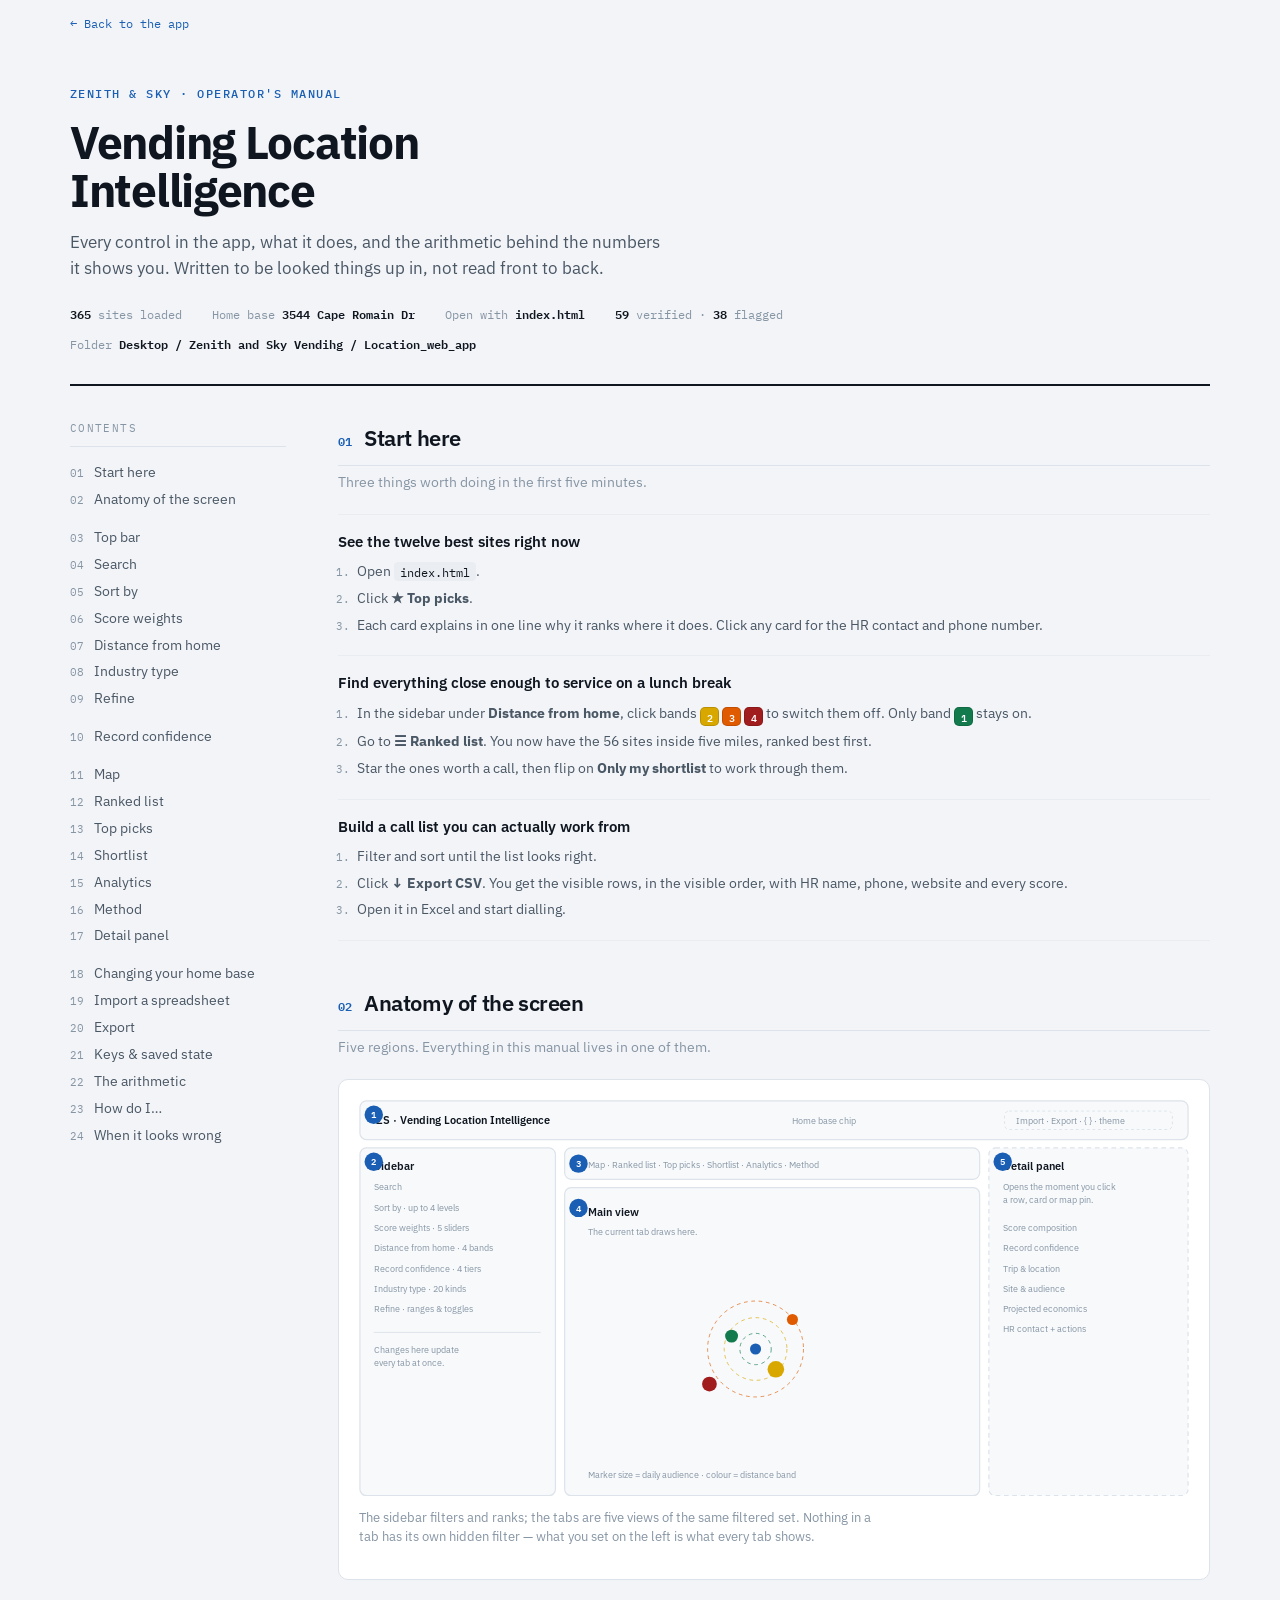
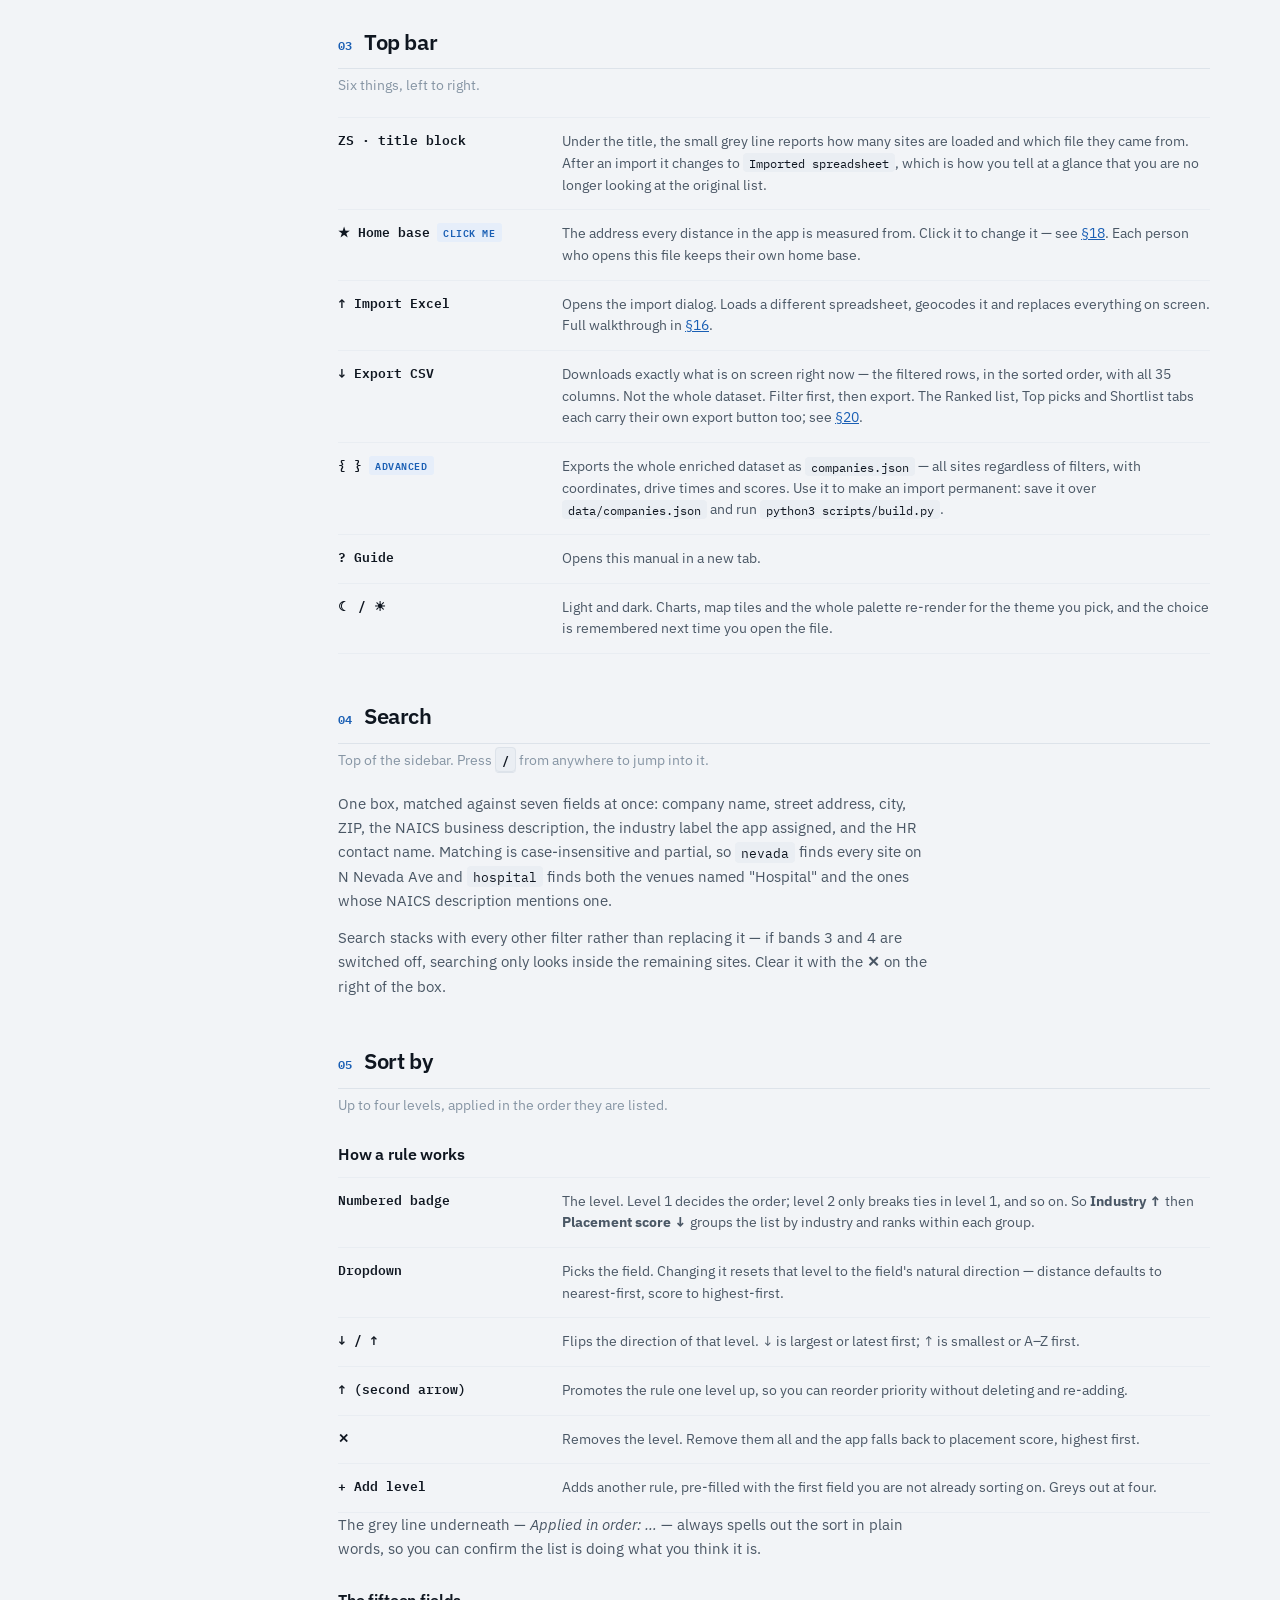
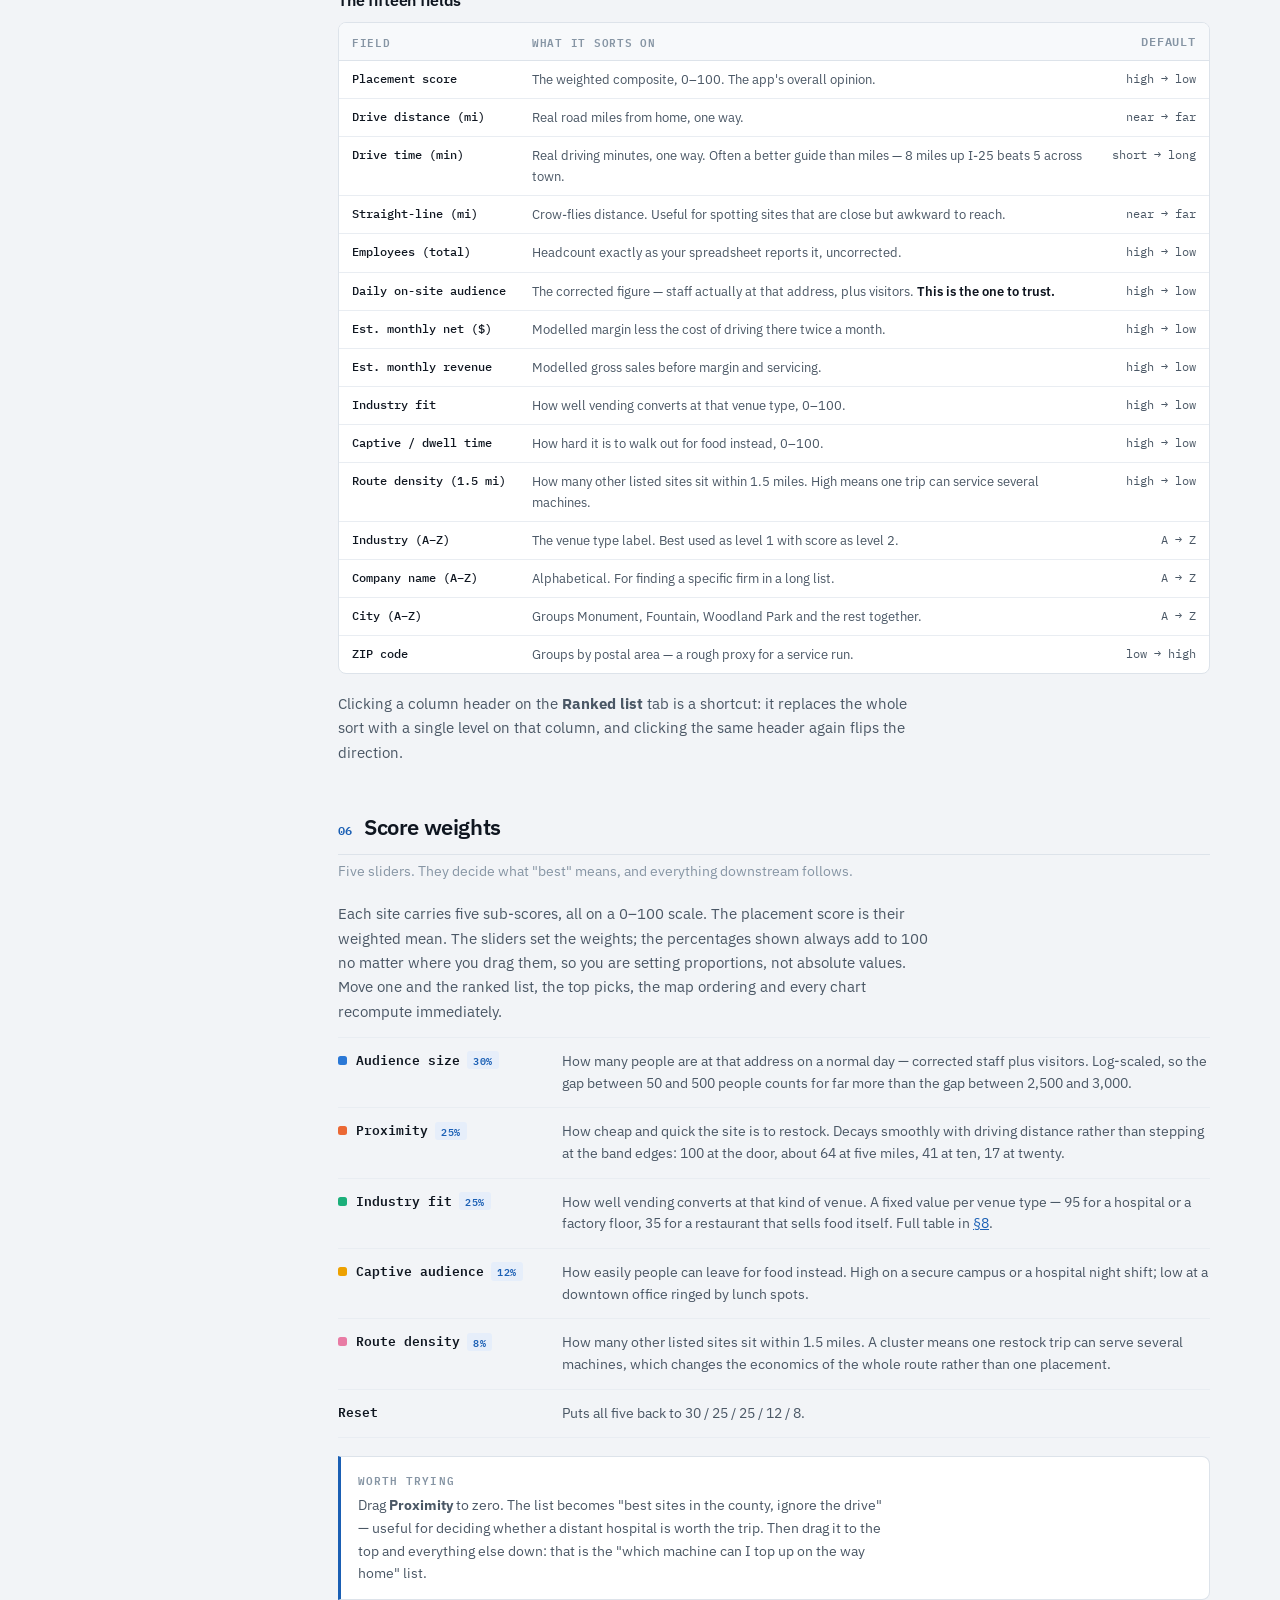
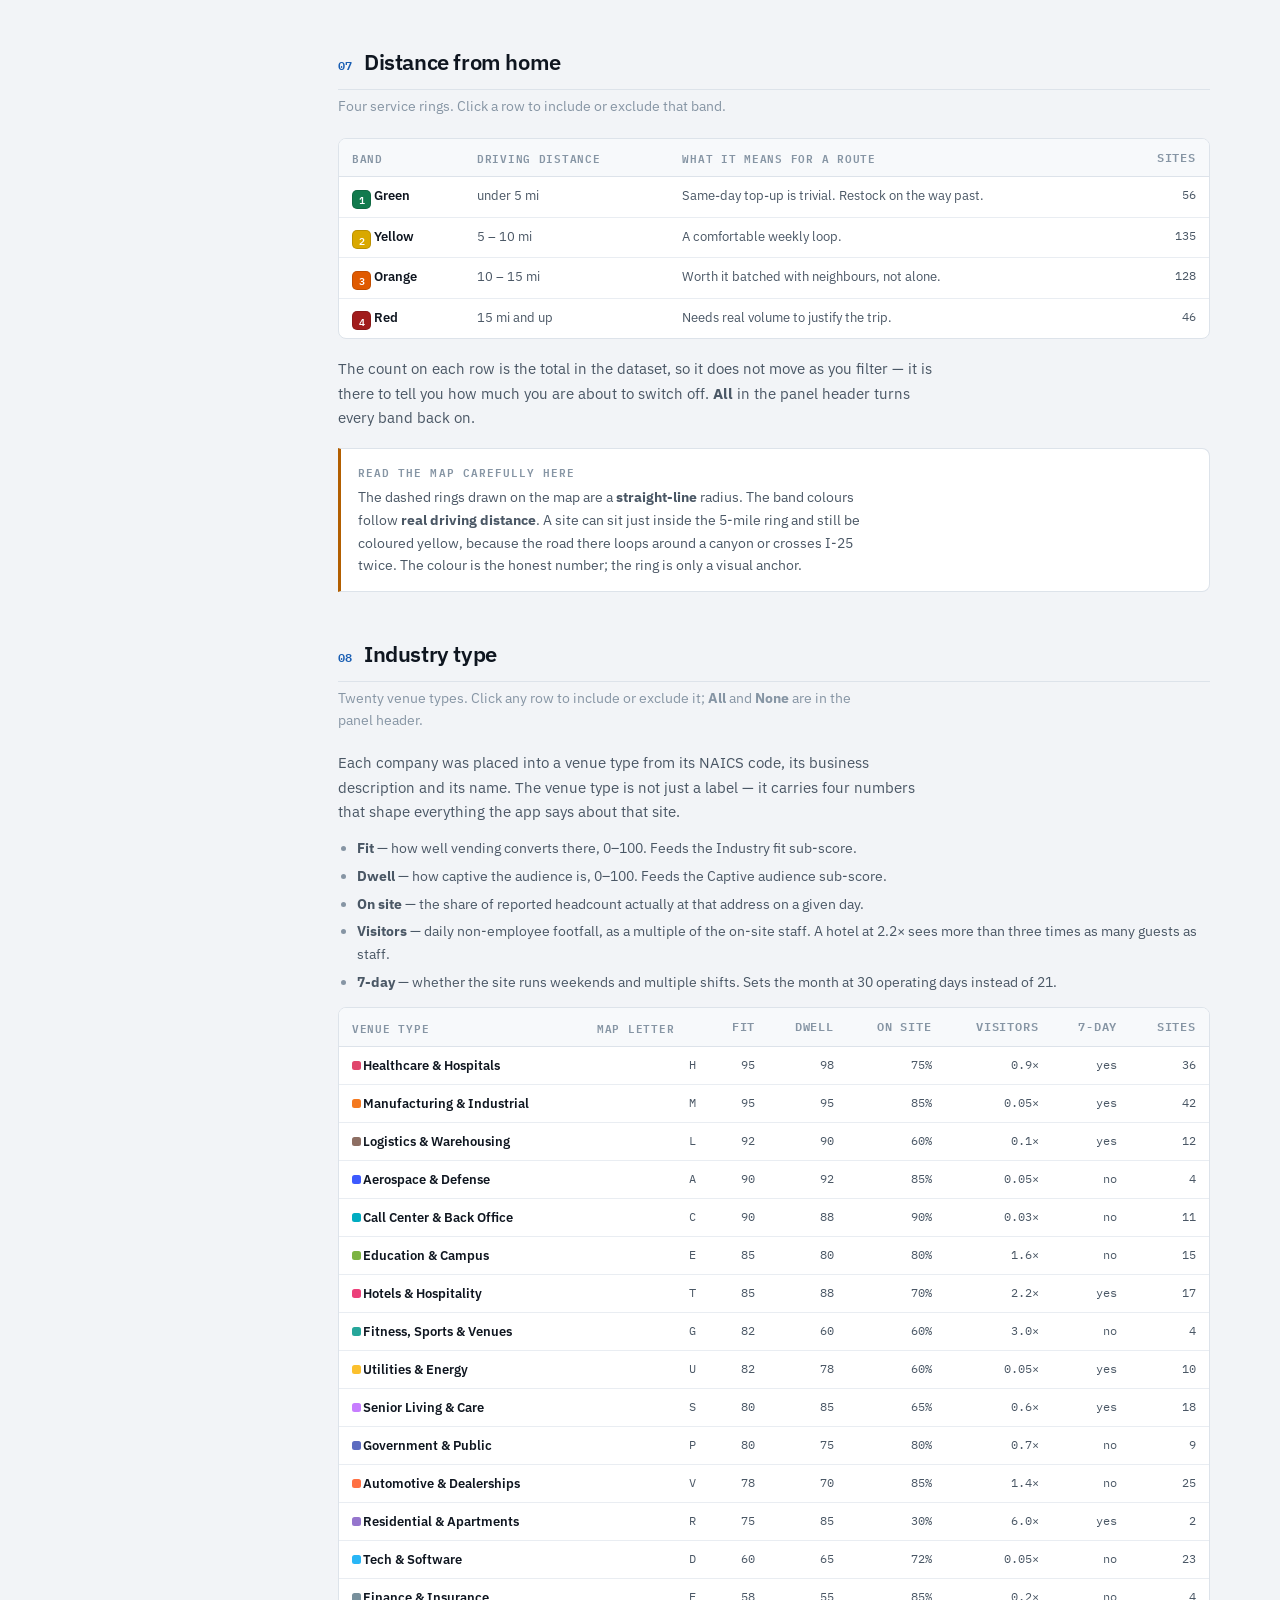
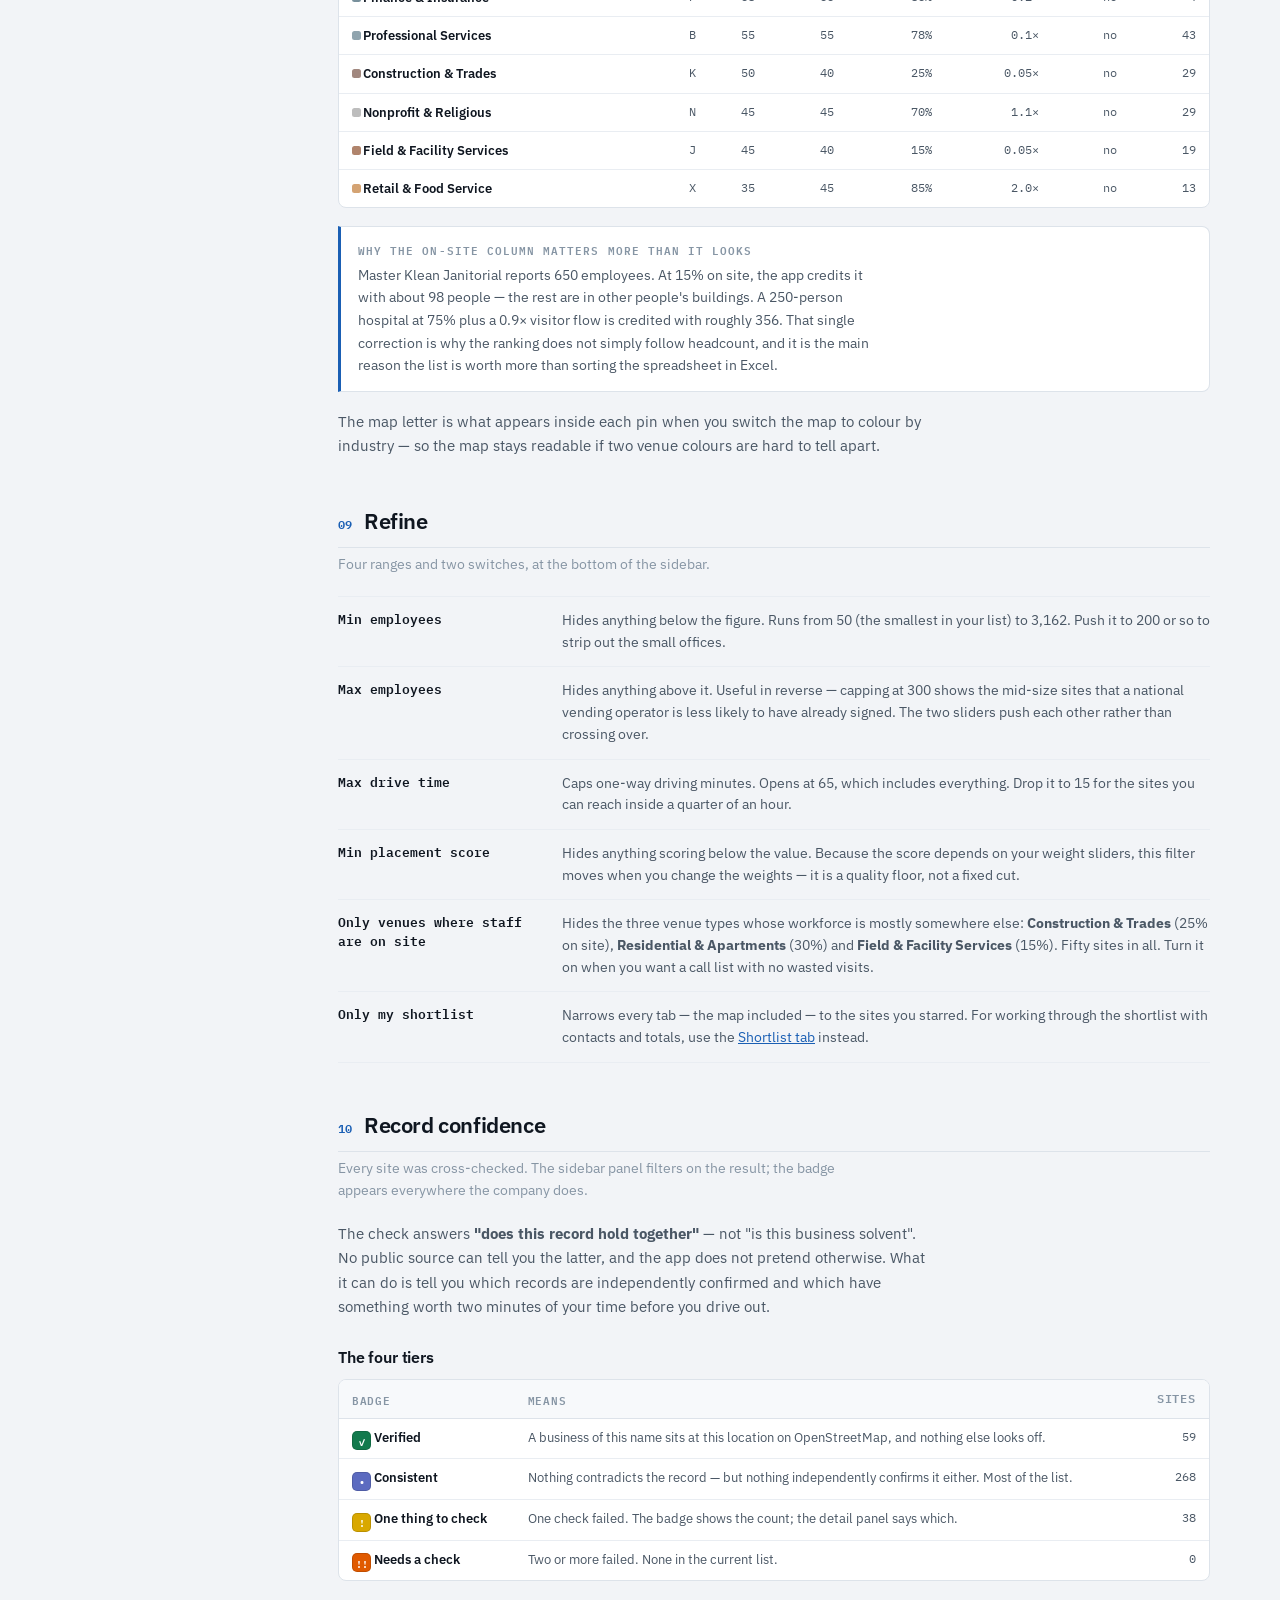
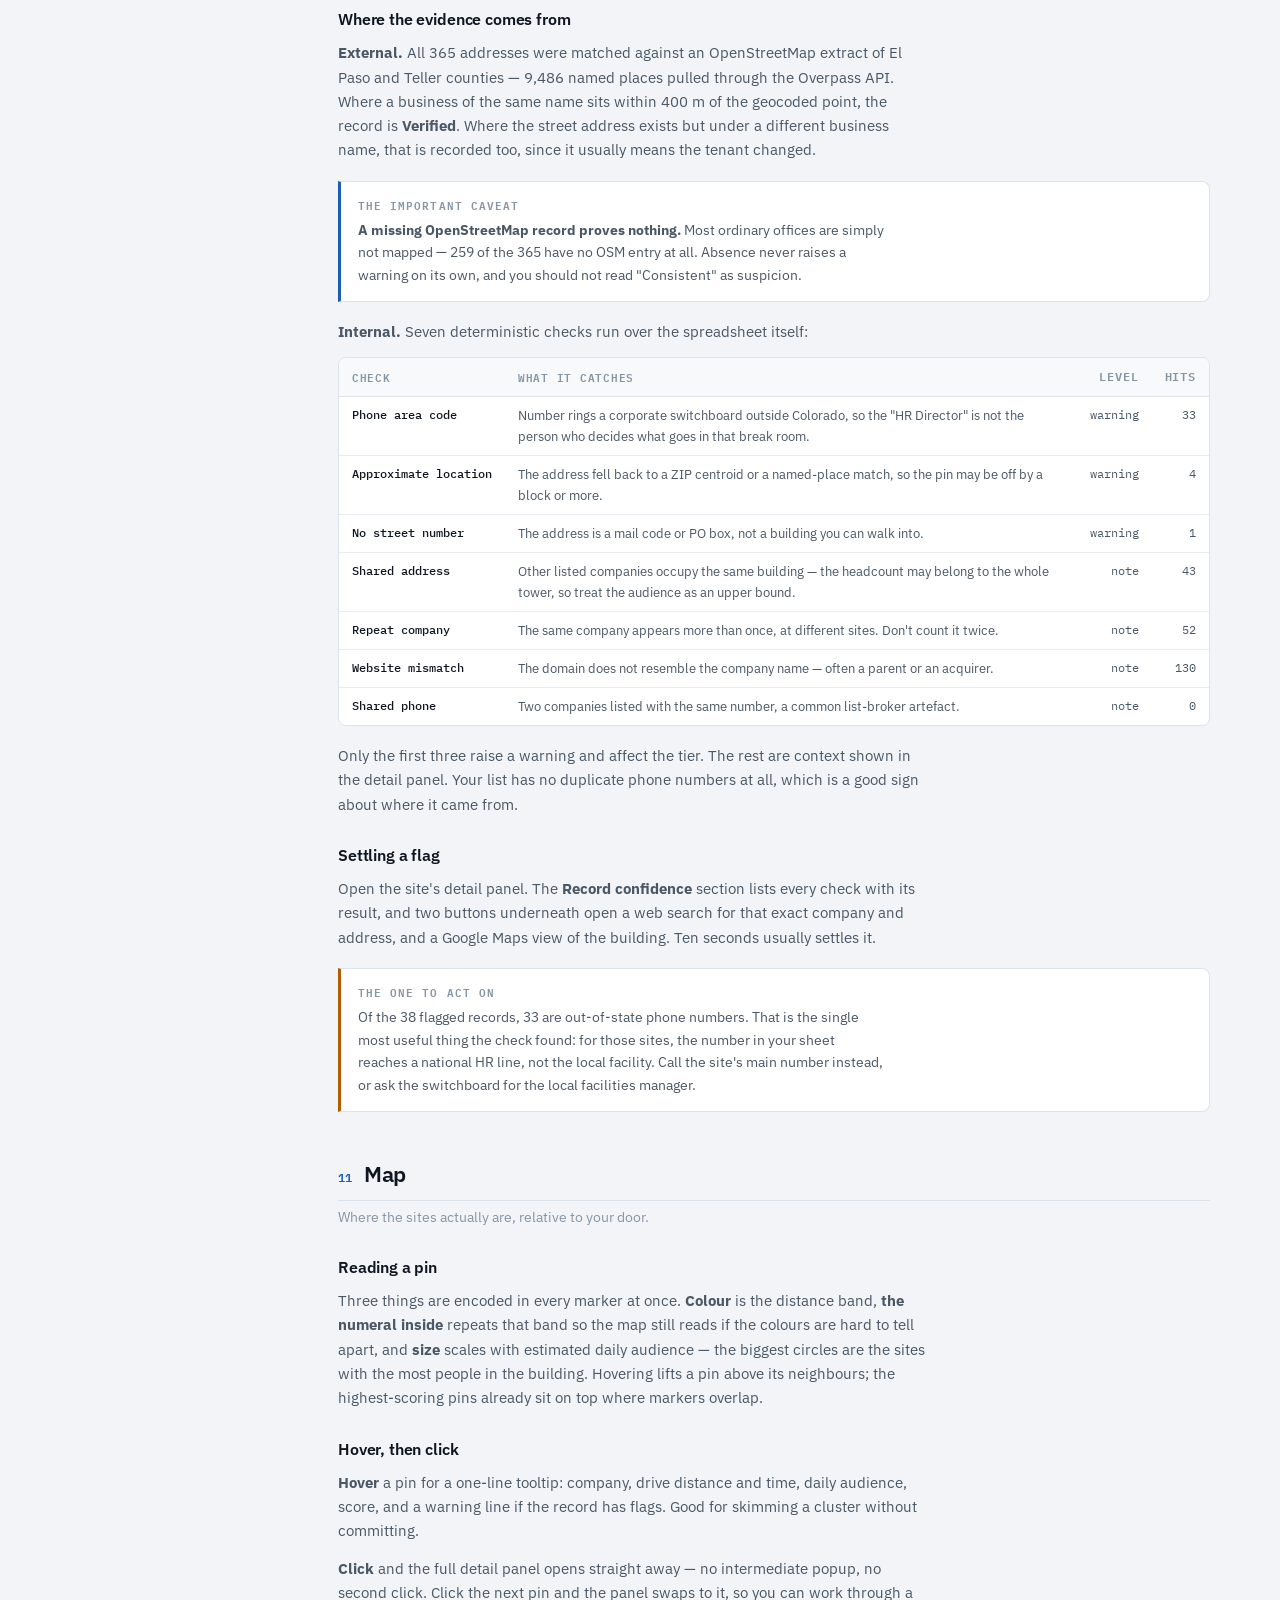
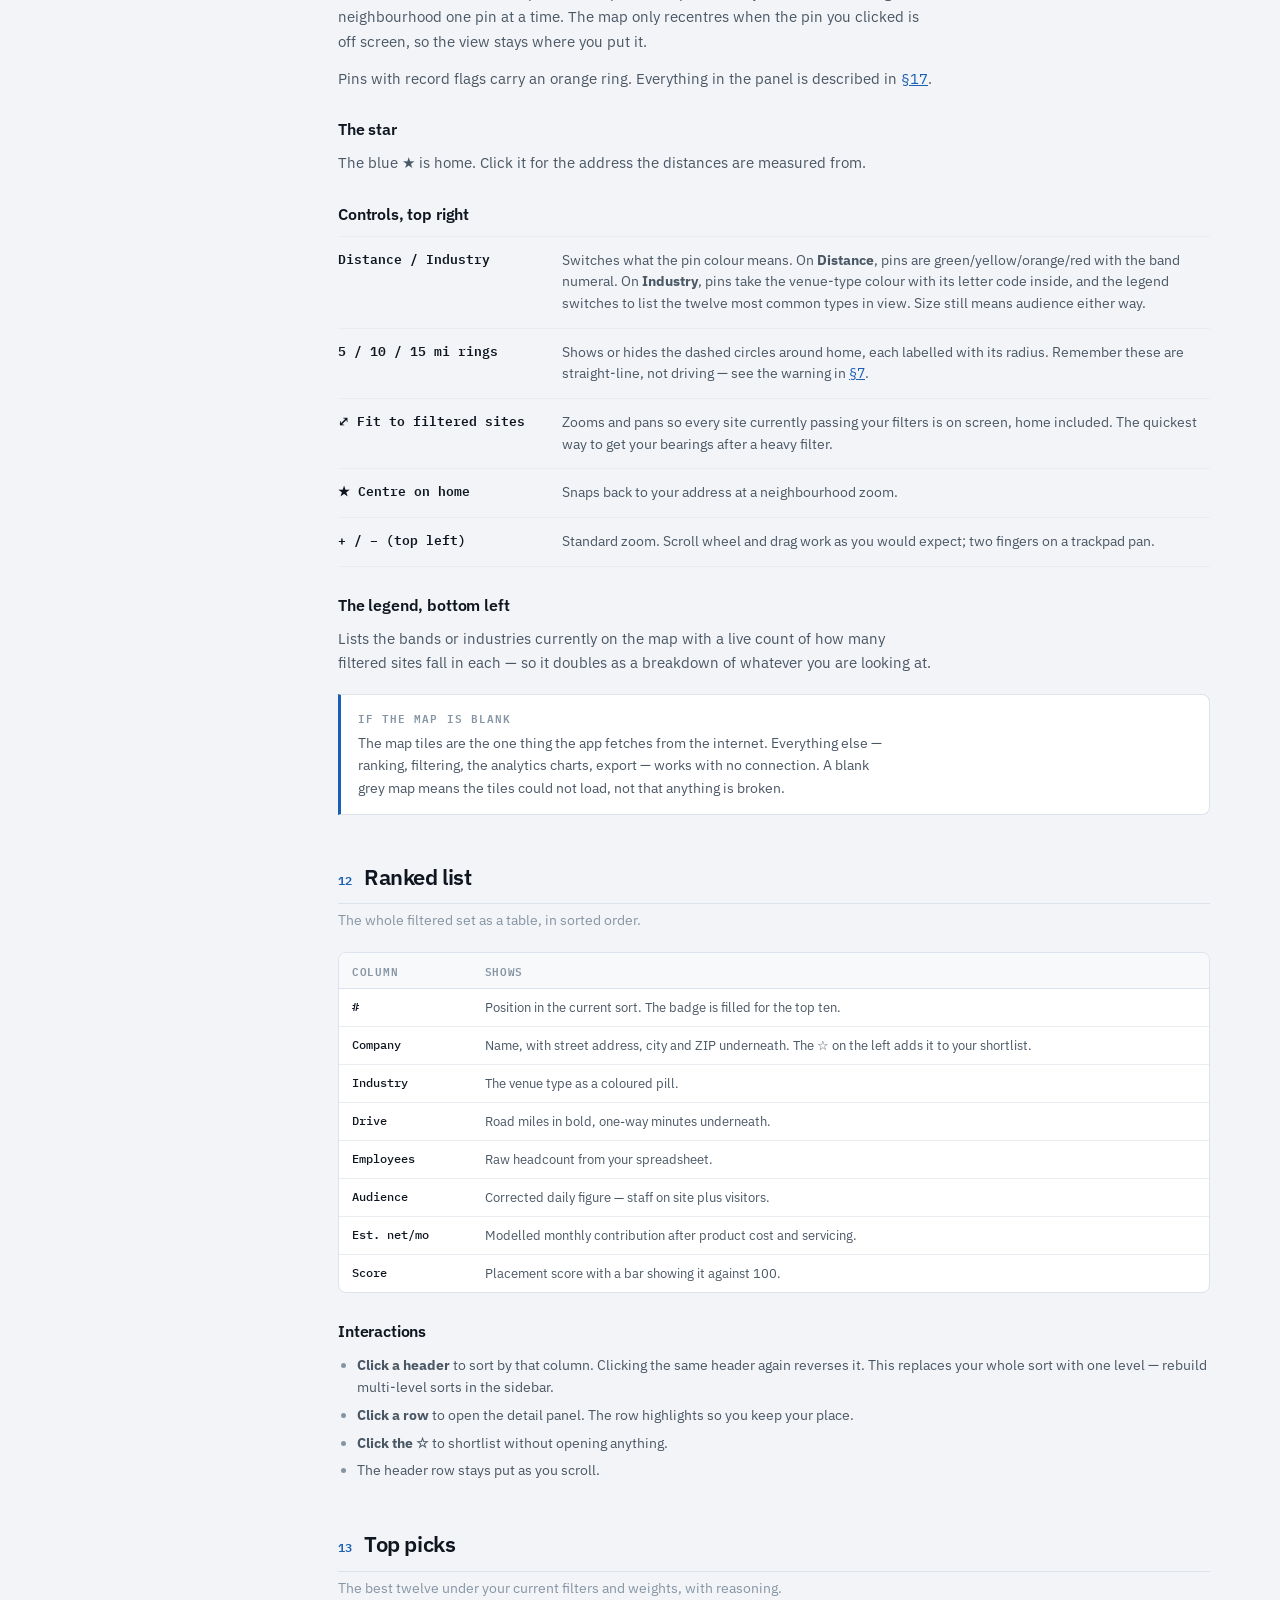
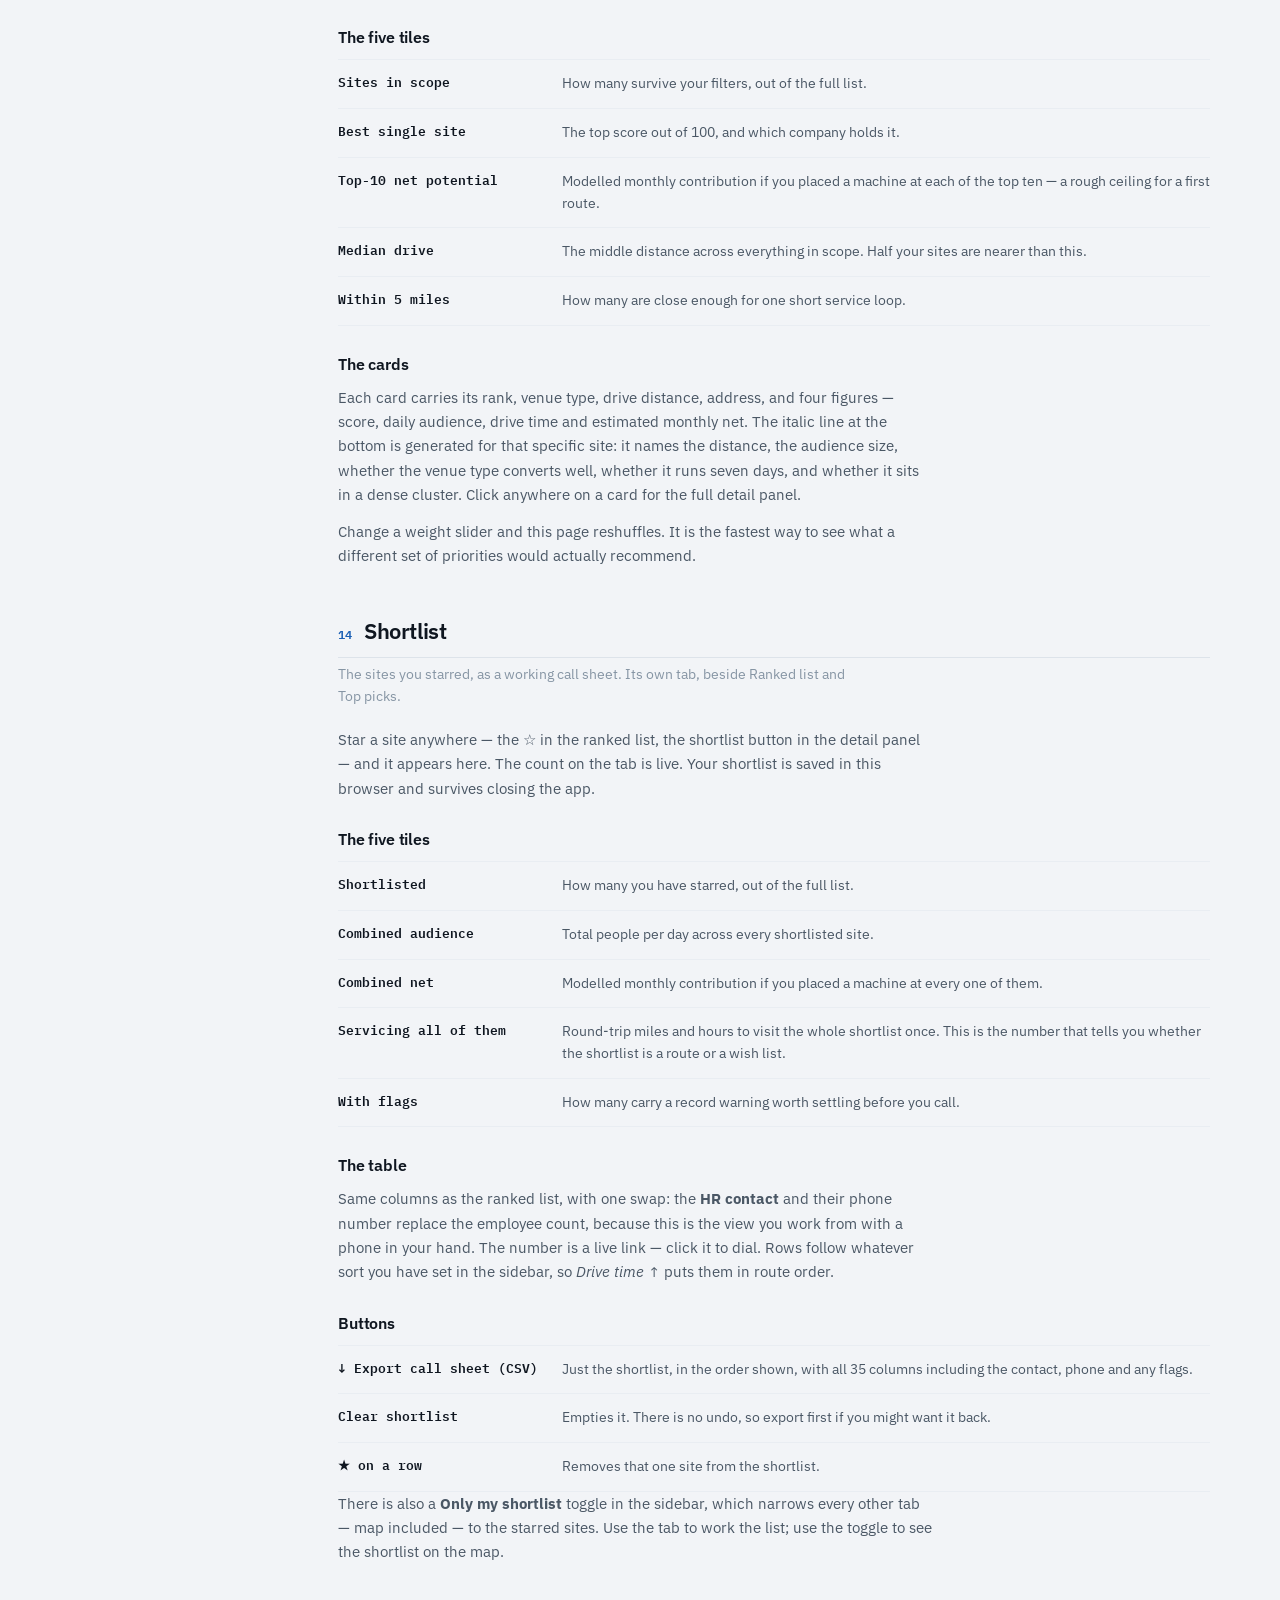
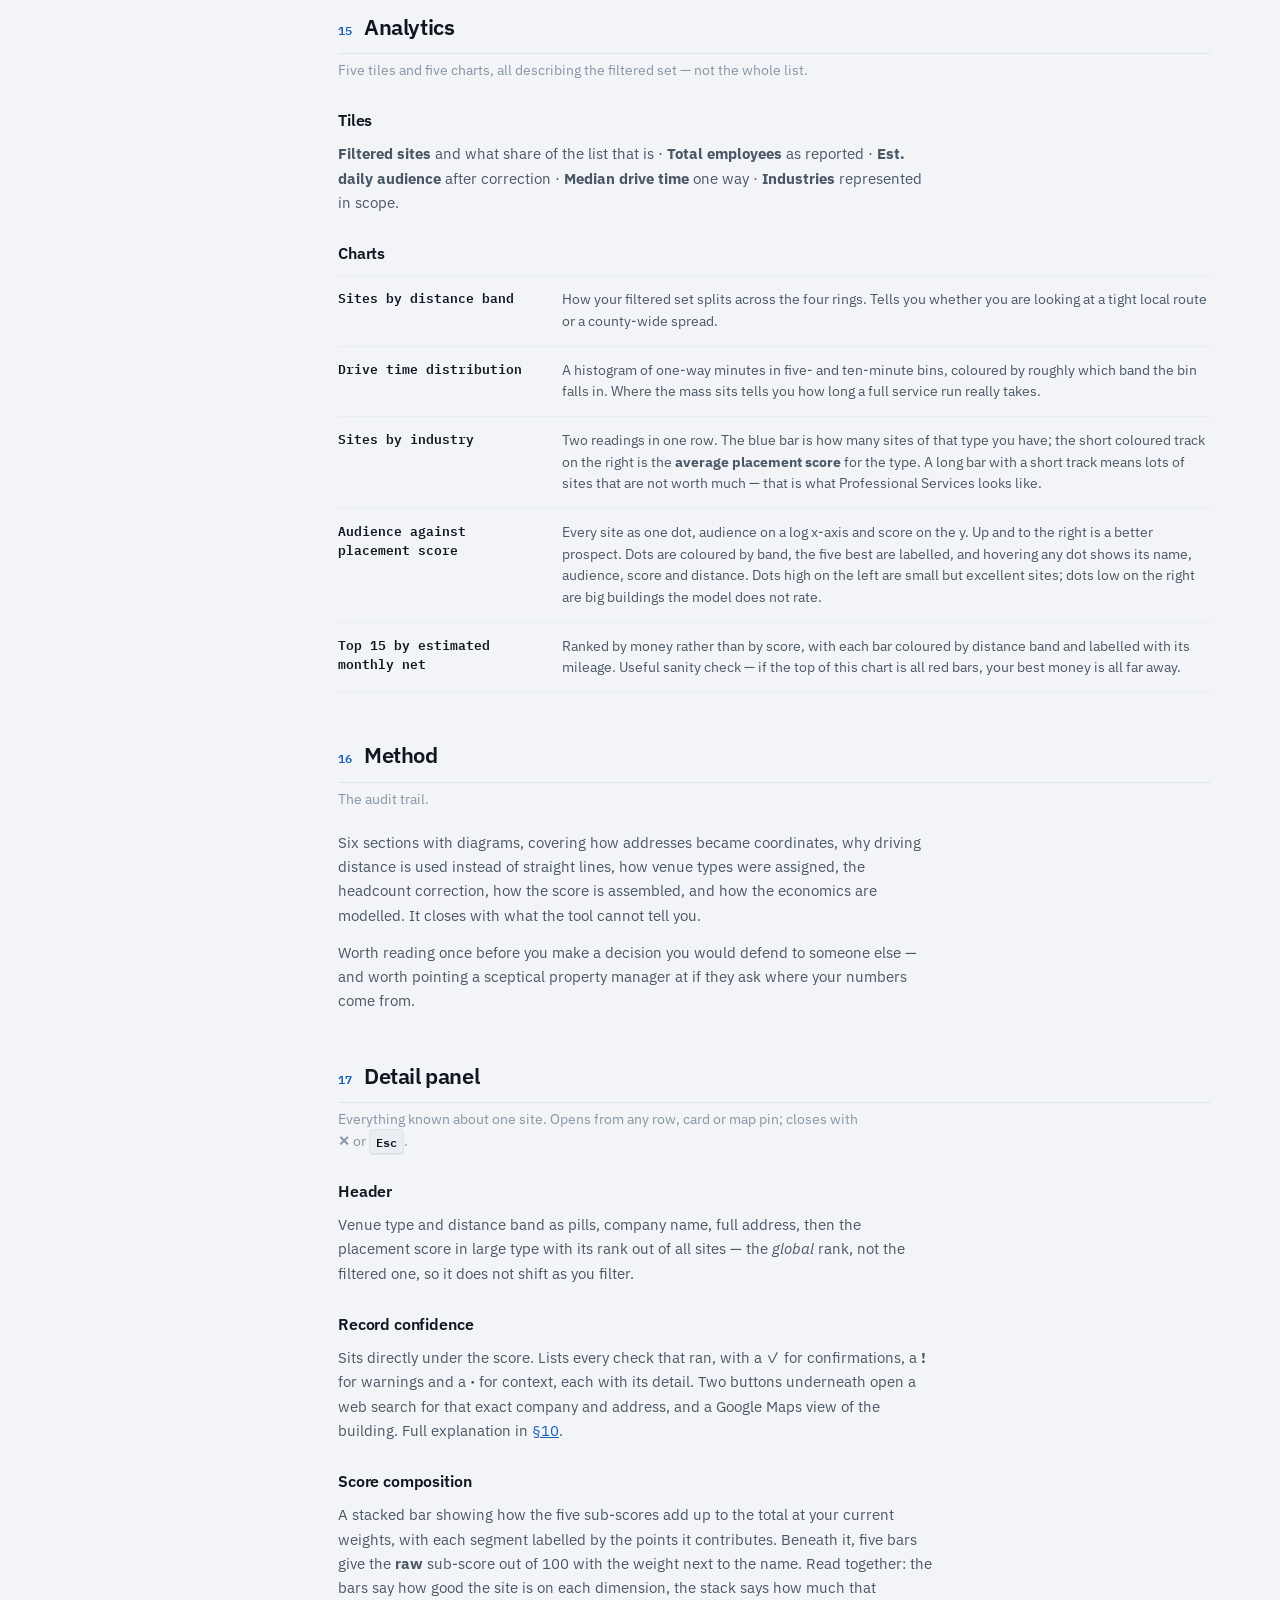
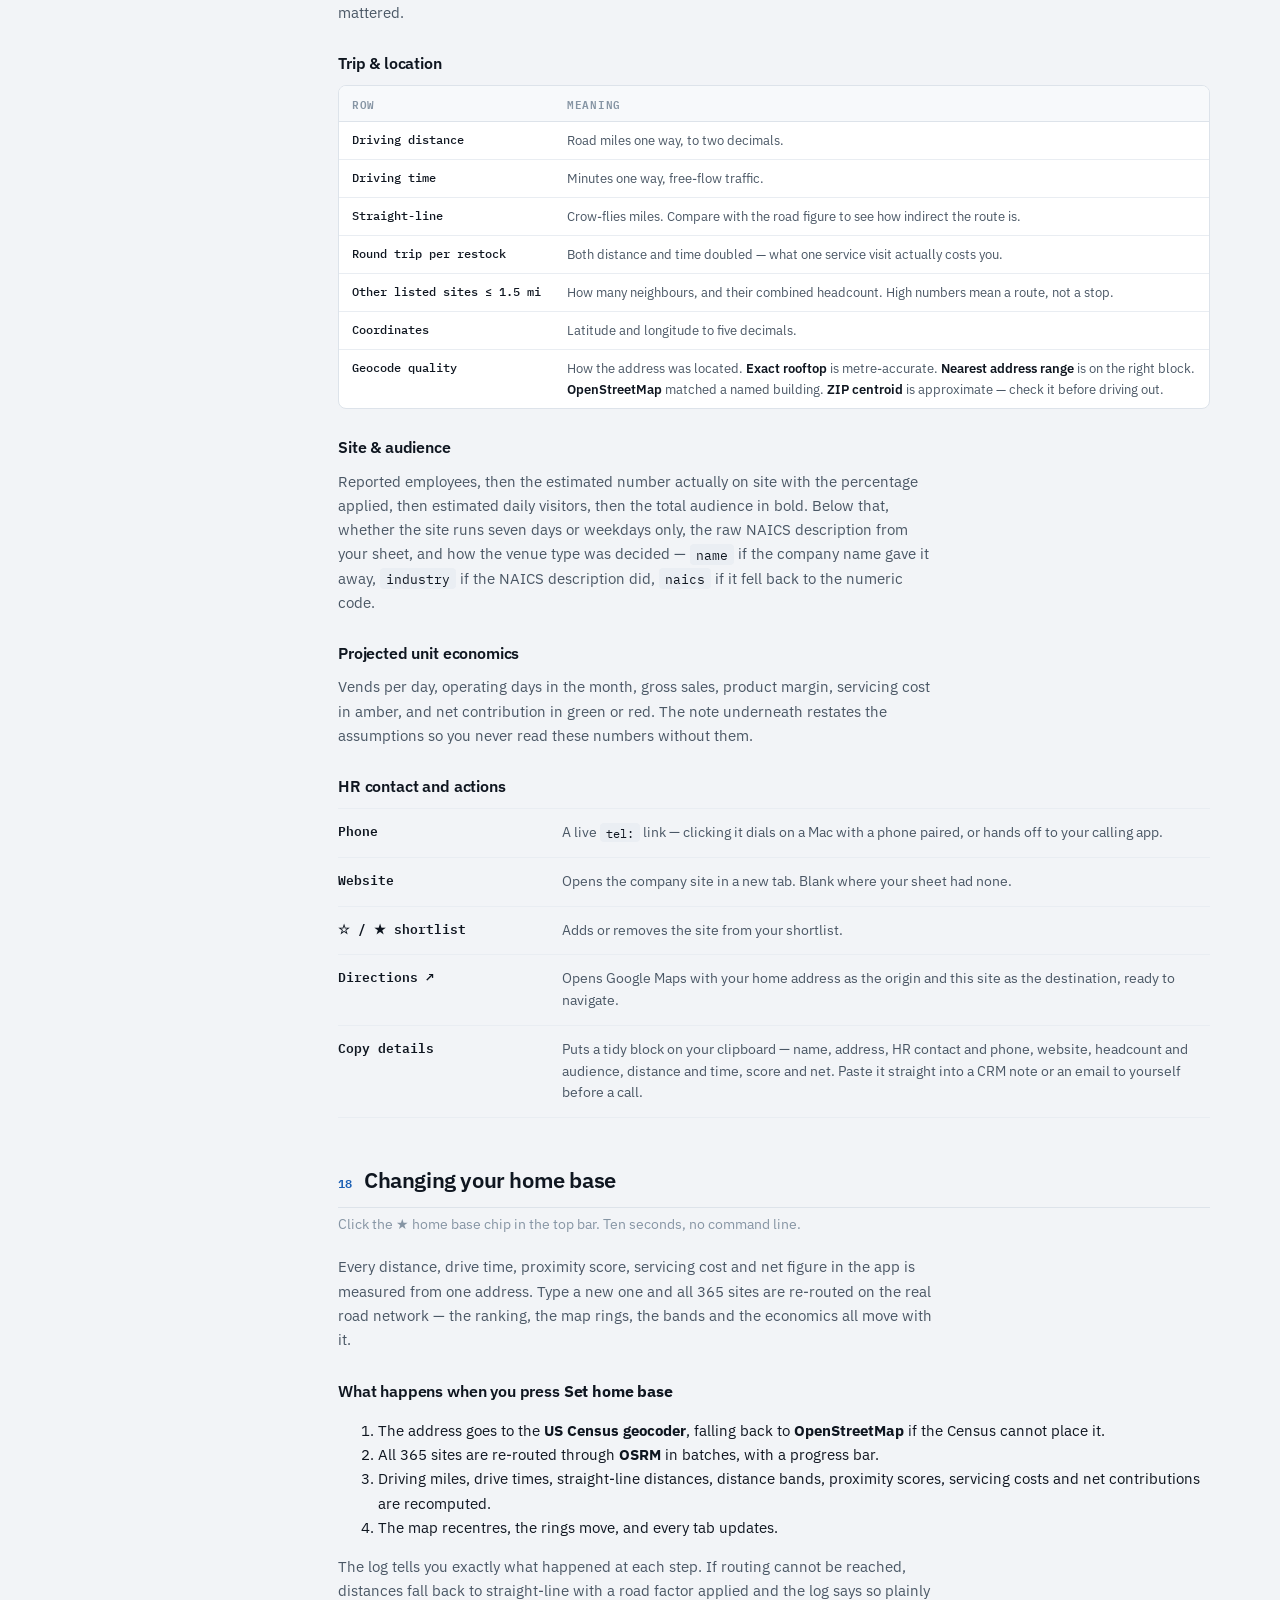
<file: GUIDE.html>
<!DOCTYPE html>
<html lang="en">
<head>
<meta charset="utf-8">
<meta name="viewport" content="width=device-width, initial-scale=1">
<title>Vending Siting Operator's Manual — Zenith &amp; Sky</title>
<meta name="description" content="Every control in the Zenith &amp; Sky vending location app, what it does, and the arithmetic behind its numbers.">
<link rel="icon" href="data:image/svg+xml,%3Csvg xmlns='http://www.w3.org/2000/svg' viewBox='0 0 32 32'%3E%3Crect width='32' height='32' rx='8' fill='%231a5fb4'/%3E%3Ctext x='16' y='22' font-family='system-ui,sans-serif' font-size='15' font-weight='700' fill='white' text-anchor='middle'%3E%3F%3C/text%3E%3C/svg%3E">
<link rel="stylesheet" href="https://fonts.googleapis.com/css2?family=IBM+Plex+Sans:wght@400;500;600;700&family=IBM+Plex+Mono:wght@400;500;600&display=swap">
<style>
html{color-scheme:light dark}
img{max-width:100%}
[hidden]{display:none!important}

:root{
  --ground:#f2f4f7; --surface:#ffffff; --surface-2:#f7f9fb; --sunk:#eaeef3;
  --line:#dde3ea; --line-soft:#e9edf2;
  --ink:#0f1620; --ink-2:#4a5765; --ink-3:#8695a4;
  --accent:#1a5fb4; --accent-soft:#e6eefa; --accent-ink:#ffffff;
  --b0:#127a4d; --b1:#d9a800; --b2:#e05a00; --b3:#a11c1c;
  --s1:#2a78d6; --s2:#eb6834; --s3:#1baf7a; --s4:#eda100; --s5:#e87ba4;
  --warn:#b25e00;
  --sans:"IBM Plex Sans",-apple-system,BlinkMacSystemFont,"Segoe UI",Roboto,sans-serif;
  --mono:"IBM Plex Mono",ui-monospace,SFMono-Regular,Menlo,monospace;
}
@media (prefers-color-scheme:dark){
  :root:not([data-theme="light"]){
    --ground:#0b0f15; --surface:#141a22; --surface-2:#19212b; --sunk:#1e2731;
    --line:#2a343f; --line-soft:#212a34;
    --ink:#e7edf4; --ink-2:#a6b4c2; --ink-3:#71818f;
    --accent:#5aa2ff; --accent-soft:#14273f; --accent-ink:#08111d;
    --b0:#2fa96b; --b1:#d9a91f; --b2:#f0712b; --b3:#ef5f5f;
    --s1:#3987e5; --s2:#d95926; --s3:#199e70; --s4:#c98500; --s5:#d55181;
    --warn:#d9a91f;
  }
}
:root[data-theme="dark"]{
  --ground:#0b0f15; --surface:#141a22; --surface-2:#19212b; --sunk:#1e2731;
  --line:#2a343f; --line-soft:#212a34;
  --ink:#e7edf4; --ink-2:#a6b4c2; --ink-3:#71818f;
  --accent:#5aa2ff; --accent-soft:#14273f; --accent-ink:#08111d;
  --b0:#2fa96b; --b1:#d9a91f; --b2:#f0712b; --b3:#ef5f5f;
  --s1:#3987e5; --s2:#d95926; --s3:#199e70; --s4:#c98500; --s5:#d55181;
  --warn:#d9a91f;
}

*{box-sizing:border-box}
body{
  margin:0; background:var(--ground); color:var(--ink);
  font-family:var(--sans); font-size:15px; line-height:1.62;
  -webkit-font-smoothing:antialiased;
}
.wrap{max-width:1180px; margin:0 auto; padding-inline:20px; padding-block:0 72px}

/* ---------------------------------------------------------------- masthead */
.masthead{padding-block:52px 30px; border-bottom:2px solid var(--ink); margin-bottom:34px}
.eyebrow{
  font-family:var(--mono); font-size:11.5px; font-weight:500; letter-spacing:.13em;
  text-transform:uppercase; color:var(--accent); margin:0 0 14px;
}
h1{
  font-size:clamp(30px,5.2vw,46px); line-height:1.05; letter-spacing:-.028em;
  font-weight:700; margin:0 0 14px; text-wrap:balance; max-width:16ch;
}
.standfirst{font-size:17px; color:var(--ink-2); max-width:60ch; margin:0 0 24px; line-height:1.55}
.facts{display:flex; flex-wrap:wrap; gap:10px 30px; font-family:var(--mono); font-size:12px; color:var(--ink-3)}
.facts b{color:var(--ink); font-weight:600}

/* ------------------------------------------------------------------ layout */
.shell{display:grid; grid-template-columns:216px minmax(0,1fr); gap:52px; align-items:start}
@media (max-width:940px){ .shell{grid-template-columns:1fr; gap:30px} .toc{position:static !important; max-height:none !important} }

.toc{position:sticky; top:20px; max-height:calc(100vh - 40px); overflow-y:auto; padding-bottom:10px}
.toc-h{font-family:var(--mono); font-size:10.5px; letter-spacing:.13em; text-transform:uppercase;
  color:var(--ink-3); margin:0 0 12px; padding-bottom:9px; border-bottom:1px solid var(--line)}
.toc a{
  display:flex; gap:9px; align-items:baseline; padding:4px 0; color:var(--ink-2);
  text-decoration:none; font-size:13.5px; line-height:1.4;
}
.toc a:hover{color:var(--accent)}
.toc a .n{font-family:var(--mono); font-size:11px; color:var(--ink-3); flex:0 0 15px}
.toc a:hover .n{color:var(--accent)}
.toc .gap{height:11px}

/* ---------------------------------------------------------------- sections */
section{scroll-margin-top:20px; margin-bottom:44px}
.sec-head{display:flex; align-items:baseline; gap:12px; margin-bottom:6px;
  padding-bottom:9px; border-bottom:1px solid var(--line)}
.sec-n{font-family:var(--mono); font-size:12px; font-weight:600; color:var(--accent); flex:0 0 auto}
h2{font-size:22px; font-weight:600; letter-spacing:-.018em; margin:0; text-wrap:balance}
.sec-sub{color:var(--ink-3); font-size:13.5px; margin:0 0 20px}
h3{font-size:15.5px; font-weight:600; letter-spacing:-.01em; margin:26px 0 9px}
h3:first-child{margin-top:0}
p{margin:0 0 13px; color:var(--ink-2); max-width:66ch}
p strong, li strong{color:var(--ink); font-weight:600}
a{color:var(--accent)}

code,.k{font-family:var(--mono); font-size:.88em; background:var(--sunk);
  padding:1.5px 6px; border-radius:4px; color:var(--ink); white-space:nowrap}
.k{font-weight:600; border:1px solid var(--line); box-shadow:0 1px 0 var(--line)}

/* control reference rows */
.ctl{border-top:1px solid var(--line-soft)}
.ctl-row{display:grid; grid-template-columns:200px minmax(0,1fr); gap:8px 24px;
  padding:13px 0; border-bottom:1px solid var(--line-soft); align-items:start}
@media (max-width:640px){ .ctl-row{grid-template-columns:1fr; gap:4px} }
.ctl-name{font-family:var(--mono); font-size:12.5px; font-weight:600; color:var(--ink); line-height:1.5;
  display:flex; align-items:center; gap:7px; flex-wrap:wrap}
.ctl-body{color:var(--ink-2); font-size:14px; line-height:1.55}
.ctl-body :is(p):last-child{margin-bottom:0}
.tag{font-family:var(--mono); font-size:9.5px; font-weight:600; letter-spacing:.06em;
  text-transform:uppercase; padding:2px 6px; border-radius:3px;
  background:var(--accent-soft); color:var(--accent); white-space:nowrap}

/* tables */
.tbl-scroll{overflow-x:auto; margin:6px 0 18px; border:1px solid var(--line); border-radius:8px; background:var(--surface)}
table{border-collapse:collapse; width:100%; font-size:13px; min-width:520px}
th{
  text-align:left; padding:9px 13px; background:var(--surface-2);
  border-bottom:1px solid var(--line); font-family:var(--mono); font-weight:600;
  font-size:10.5px; letter-spacing:.07em; text-transform:uppercase; color:var(--ink-3); white-space:nowrap;
}
td{padding:8px 13px; border-bottom:1px solid var(--line-soft); color:var(--ink-2); vertical-align:top}
tr:last-child td{border-bottom:0}
td.n, th.n{text-align:right; font-variant-numeric:tabular-nums; font-family:var(--mono); font-size:12px; white-space:nowrap}
td b{color:var(--ink); font-weight:600}
.fld{font-family:var(--mono); font-size:12px; color:var(--ink); font-weight:500; white-space:nowrap}

/* swatches */
.sw{display:inline-grid; place-items:center; width:19px; height:19px; border-radius:5px;
  font-family:var(--mono); font-size:10px; font-weight:600; color:#fff; vertical-align:-4px;
  box-shadow:inset 0 0 0 1px rgba(0,0,0,.14)}
.dot{display:inline-block; width:9px; height:9px; border-radius:2.5px; vertical-align:0px; margin-right:2px}

/* callouts */
.note{
  background:var(--surface); border:1px solid var(--line); border-left:3px solid var(--accent);
  border-radius:0 8px 8px 0; padding:14px 17px; margin:18px 0; font-size:14px; color:var(--ink-2);
}
.note.warn{border-left-color:var(--warn)}
.note-h{font-family:var(--mono); font-size:10.5px; letter-spacing:.1em; text-transform:uppercase;
  color:var(--ink-3); margin-bottom:6px; font-weight:600}
.note :is(p):last-child{margin-bottom:0}

/* formula block */
.formula{
  background:var(--surface); border:1px solid var(--line); border-radius:8px;
  padding:15px 18px; margin:14px 0 18px; font-family:var(--mono); font-size:12.5px;
  color:var(--ink); line-height:1.9; overflow-x:auto;
}
.formula em{color:var(--ink-3); font-style:normal}

/* recipes */
.recipe{border-top:1px solid var(--line-soft); padding:15px 0; border-bottom:1px solid var(--line-soft)}
.recipe + .recipe{border-top:0}
.recipe-q{font-weight:600; color:var(--ink); margin:0 0 7px; font-size:14.5px}
.recipe ol{margin:0; padding-left:19px; color:var(--ink-2); font-size:14px}
.recipe li{margin-bottom:4px}
.recipe li::marker{font-family:var(--mono); font-size:11px; color:var(--ink-3)}

/* diagram */
.figure{background:var(--surface); border:1px solid var(--line); border-radius:10px;
  padding:20px; margin:6px 0 20px; overflow-x:auto}
.figure svg{display:block; width:100%; height:auto; min-width:560px}
.figcap{font-size:12.5px; color:var(--ink-3); margin-top:12px; line-height:1.5}
.dg-fill{fill:var(--surface-2)}
.dg-line{stroke:var(--line); fill:none; stroke-width:1.3}
.dg-t{fill:var(--ink); font-family:var(--sans); font-size:11.5px; font-weight:600}
.dg-s{fill:var(--ink-3); font-family:var(--sans); font-size:10px}
.dg-num{fill:var(--accent-ink); font-family:var(--mono); font-size:10px; font-weight:600}

ul.plain{margin:0 0 14px; padding-left:19px; color:var(--ink-2); font-size:14px}
ul.plain li{margin-bottom:5px}
ul.plain li::marker{color:var(--ink-3)}

footer{margin-top:56px; padding-top:22px; border-top:2px solid var(--ink);
  font-size:13px; color:var(--ink-3); display:flex; flex-wrap:wrap; gap:8px 28px}
footer b{color:var(--ink-2); font-weight:500}

</style>
</head>
<body>
<p style="max-width:1180px;margin:0 auto;padding:14px 20px 0;font-family:var(--mono);font-size:12px">
  <a href="index.html" style="color:var(--accent);text-decoration:none">&larr; Back to the app</a>
</p>


<div class="wrap">

<header class="masthead">
  <p class="eyebrow">Zenith &amp; Sky · Operator's manual</p>
  <h1>Vending Location Intelligence</h1>
  <p class="standfirst">Every control in the app, what it does, and the arithmetic behind the numbers it shows you. Written to be looked things up in, not read front to back.</p>
  <div class="facts">
    <span><b>365</b> sites loaded</span>
    <span>Home base <b>3544 Cape Romain Dr</b></span>
    <span>Open with <b>index.html</b></span>
    <span><b>59</b> verified · <b>38</b> flagged</span>
    <span>Folder <b>Desktop / Zenith and Sky Vendihg / Location_web_app</b></span>
  </div>
</header>

<div class="shell">

<nav class="toc">
  <p class="toc-h">Contents</p>
  <a href="#start"><span class="n">01</span><span>Start here</span></a>
  <a href="#anatomy"><span class="n">02</span><span>Anatomy of the screen</span></a>
  <div class="gap"></div>
  <a href="#topbar"><span class="n">03</span><span>Top bar</span></a>
  <a href="#search"><span class="n">04</span><span>Search</span></a>
  <a href="#sort"><span class="n">05</span><span>Sort by</span></a>
  <a href="#weights"><span class="n">06</span><span>Score weights</span></a>
  <a href="#bands"><span class="n">07</span><span>Distance from home</span></a>
  <a href="#industry"><span class="n">08</span><span>Industry type</span></a>
  <a href="#refine"><span class="n">09</span><span>Refine</span></a>
  <div class="gap"></div>
  <a href="#confidence"><span class="n">10</span><span>Record confidence</span></a>
  <div class="gap"></div>
  <a href="#map"><span class="n">11</span><span>Map</span></a>
  <a href="#list"><span class="n">12</span><span>Ranked list</span></a>
  <a href="#top"><span class="n">13</span><span>Top picks</span></a>
  <a href="#shortlist"><span class="n">14</span><span>Shortlist</span></a>
  <a href="#analytics"><span class="n">15</span><span>Analytics</span></a>
  <a href="#method"><span class="n">16</span><span>Method</span></a>
  <a href="#drawer"><span class="n">17</span><span>Detail panel</span></a>
  <div class="gap"></div>
  <a href="#homebase"><span class="n">18</span><span>Changing your home base</span></a>
  <a href="#import"><span class="n">19</span><span>Import a spreadsheet</span></a>
  <a href="#export"><span class="n">20</span><span>Export</span></a>
  <a href="#keys"><span class="n">21</span><span>Keys &amp; saved state</span></a>
  <a href="#math"><span class="n">22</span><span>The arithmetic</span></a>
  <a href="#recipes"><span class="n">23</span><span>How do I…</span></a>
  <a href="#trouble"><span class="n">24</span><span>When it looks wrong</span></a>
</nav>

<main>

<!-- 01 ------------------------------------------------------------------ -->
<section id="start">
  <div class="sec-head"><span class="sec-n">01</span><h2>Start here</h2></div>
  <p class="sec-sub">Three things worth doing in the first five minutes.</p>

  <div class="recipe">
    <p class="recipe-q">See the twelve best sites right now</p>
    <ol>
      <li>Open <code>index.html</code>.</li>
      <li>Click <b>★ Top picks</b>.</li>
      <li>Each card explains in one line why it ranks where it does. Click any card for the HR contact and phone number.</li>
    </ol>
  </div>

  <div class="recipe">
    <p class="recipe-q">Find everything close enough to service on a lunch break</p>
    <ol>
      <li>In the sidebar under <b>Distance from home</b>, click bands <span class="sw" style="background:var(--b1)">2</span> <span class="sw" style="background:var(--b2)">3</span> <span class="sw" style="background:var(--b3)">4</span> to switch them off. Only band <span class="sw" style="background:var(--b0)">1</span> stays on.</li>
      <li>Go to <b>☰ Ranked list</b>. You now have the 56 sites inside five miles, ranked best first.</li>
      <li>Star the ones worth a call, then flip on <b>Only my shortlist</b> to work through them.</li>
    </ol>
  </div>

  <div class="recipe">
    <p class="recipe-q">Build a call list you can actually work from</p>
    <ol>
      <li>Filter and sort until the list looks right.</li>
      <li>Click <b>↓ Export CSV</b>. You get the visible rows, in the visible order, with HR name, phone, website and every score.</li>
      <li>Open it in Excel and start dialling.</li>
    </ol>
  </div>
</section>

<!-- 02 ------------------------------------------------------------------ -->
<section id="anatomy">
  <div class="sec-head"><span class="sec-n">02</span><h2>Anatomy of the screen</h2></div>
  <p class="sec-sub">Five regions. Everything in this manual lives in one of them.</p>

  <div class="figure">
    <svg viewBox="0 0 900 430" role="img" aria-label="Wireframe of the app showing the top bar, sidebar, tab bar, main view and detail panel">
      <!-- top bar -->
      <rect x="1" y="1" width="898" height="42" rx="7" class="dg-fill" stroke="currentColor" stroke-width="1.3" style="stroke:var(--line)"/>
      <text x="18" y="26" class="dg-t">ZS · Vending Location Intelligence</text>
      <text x="470" y="26" class="dg-s">Home base chip</text>
      <rect x="700" y="12" width="182" height="20" rx="5" fill="none" style="stroke:var(--line)" stroke-dasharray="3 3"/>
      <text x="712" y="26" class="dg-s">Import · Export · { } · theme</text>
      <circle cx="16" cy="16" r="10" fill="var(--accent)"/><text x="16" y="20" text-anchor="middle" class="dg-num">1</text>

      <!-- sidebar -->
      <rect x="1" y="52" width="212" height="377" rx="7" class="dg-fill" stroke-width="1.3" style="stroke:var(--line)"/>
      <text x="16" y="76" class="dg-t">Sidebar</text>
      <text x="16" y="98" class="dg-s">Search</text>
      <text x="16" y="120" class="dg-s">Sort by · up to 4 levels</text>
      <text x="16" y="142" class="dg-s">Score weights · 5 sliders</text>
      <text x="16" y="164" class="dg-s">Distance from home · 4 bands</text>
      <text x="16" y="186" class="dg-s">Record confidence · 4 tiers</text>
      <text x="16" y="208" class="dg-s">Industry type · 20 kinds</text>
      <text x="16" y="230" class="dg-s">Refine · ranges &amp; toggles</text>
      <line x1="16" y1="252" x2="197" y2="252" style="stroke:var(--line)" stroke-width="1"/>
      <text x="16" y="274" class="dg-s">Changes here update</text>
      <text x="16" y="288" class="dg-s">every tab at once.</text>
      <circle cx="16" cy="67" r="10" fill="var(--accent)"/><text x="16" y="71" text-anchor="middle" class="dg-num">2</text>

      <!-- tab bar -->
      <rect x="223" y="52" width="450" height="34" rx="7" class="dg-fill" stroke-width="1.3" style="stroke:var(--line)"/>
      <text x="248" y="74" class="dg-s">Map · Ranked list · Top picks · Shortlist · Analytics · Method</text>
      <circle cx="238" cy="69" r="10" fill="var(--accent)"/><text x="238" y="73" text-anchor="middle" class="dg-num">3</text>

      <!-- main -->
      <rect x="223" y="95" width="450" height="334" rx="7" class="dg-fill" stroke-width="1.3" style="stroke:var(--line)"/>
      <text x="248" y="126" class="dg-t">Main view</text>
      <text x="248" y="146" class="dg-s">The current tab draws here.</text>
      <circle cx="238" cy="117" r="10" fill="var(--accent)"/><text x="238" y="121" text-anchor="middle" class="dg-num">4</text>
      <!-- little map hint -->
      <circle cx="430" cy="270" r="52" fill="none" style="stroke:var(--b2)" stroke-dasharray="4 4" opacity=".7"/>
      <circle cx="430" cy="270" r="34" fill="none" style="stroke:var(--b1)" stroke-dasharray="4 4" opacity=".7"/>
      <circle cx="430" cy="270" r="17" fill="none" style="stroke:var(--b0)" stroke-dasharray="4 4" opacity=".7"/>
      <circle cx="430" cy="270" r="6" fill="var(--accent)"/>
      <circle cx="404" cy="256" r="7" fill="var(--b0)"/><circle cx="452" cy="292" r="9" fill="var(--b1)"/>
      <circle cx="470" cy="238" r="6" fill="var(--b2)"/><circle cx="380" cy="308" r="8" fill="var(--b3)"/>
      <text x="248" y="410" class="dg-s">Marker size = daily audience · colour = distance band</text>

      <!-- drawer -->
      <rect x="683" y="52" width="216" height="377" rx="7" class="dg-fill" stroke-width="1.3" style="stroke:var(--line)" stroke-dasharray="5 4"/>
      <text x="698" y="76" class="dg-t">Detail panel</text>
      <text x="698" y="98" class="dg-s">Opens the moment you click</text>
      <text x="698" y="112" class="dg-s">a row, card or map pin.</text>
      <text x="698" y="142" class="dg-s">Score composition</text>
      <text x="698" y="164" class="dg-s">Record confidence</text>
      <text x="698" y="186" class="dg-s">Trip &amp; location</text>
      <text x="698" y="208" class="dg-s">Site &amp; audience</text>
      <text x="698" y="230" class="dg-s">Projected economics</text>
      <text x="698" y="252" class="dg-s">HR contact + actions</text>
      <circle cx="698" cy="67" r="10" fill="var(--accent)"/><text x="698" y="71" text-anchor="middle" class="dg-num">5</text>
    </svg>
    <p class="figcap">The sidebar filters and ranks; the tabs are five views of the same filtered set. Nothing in a tab has its own hidden filter — what you set on the left is what every tab shows.</p>
  </div>
</section>

<!-- 03 ------------------------------------------------------------------ -->
<section id="topbar">
  <div class="sec-head"><span class="sec-n">03</span><h2>Top bar</h2></div>
  <p class="sec-sub">Six things, left to right.</p>
  <div class="ctl">
    <div class="ctl-row">
      <div class="ctl-name">ZS · title block</div>
      <div class="ctl-body">Under the title, the small grey line reports how many sites are loaded and which file they came from. After an import it changes to <code>Imported spreadsheet</code>, which is how you tell at a glance that you are no longer looking at the original list.</div>
    </div>
    <div class="ctl-row">
      <div class="ctl-name">★ Home base <span class="tag">click me</span></div>
      <div class="ctl-body">The address every distance in the app is measured from. Click it to change it — see <a href="#homebase">§18</a>. Each person who opens this file keeps their own home base.</div>
    </div>
    <div class="ctl-row">
      <div class="ctl-name">↑ Import Excel</div>
      <div class="ctl-body">Opens the import dialog. Loads a different spreadsheet, geocodes it and replaces everything on screen. Full walkthrough in <a href="#import">§16</a>.</div>
    </div>
    <div class="ctl-row">
      <div class="ctl-name">↓ Export CSV</div>
      <div class="ctl-body">Downloads exactly what is on screen right now — the filtered rows, in the sorted order, with all 35 columns. Not the whole dataset. Filter first, then export. The Ranked list, Top picks and Shortlist tabs each carry their own export button too; see <a href="#export">§20</a>.</div>
    </div>
    <div class="ctl-row">
      <div class="ctl-name">{ }<span class="tag">advanced</span></div>
      <div class="ctl-body">Exports the whole enriched dataset as <code>companies.json</code> — all sites regardless of filters, with coordinates, drive times and scores. Use it to make an import permanent: save it over <code>data/companies.json</code> and run <code>python3 scripts/build.py</code>.</div>
    </div>
    <div class="ctl-row">
      <div class="ctl-name">? Guide</div>
      <div class="ctl-body">Opens this manual in a new tab.</div>
    </div>
    <div class="ctl-row">
      <div class="ctl-name">☾ / ☀</div>
      <div class="ctl-body">Light and dark. Charts, map tiles and the whole palette re-render for the theme you pick, and the choice is remembered next time you open the file.</div>
    </div>
  </div>
</section>

<!-- 04 ------------------------------------------------------------------ -->
<section id="search">
  <div class="sec-head"><span class="sec-n">04</span><h2>Search</h2></div>
  <p class="sec-sub">Top of the sidebar. Press <span class="k">/</span> from anywhere to jump into it.</p>
  <p>One box, matched against seven fields at once: company name, street address, city, ZIP, the NAICS business description, the industry label the app assigned, and the HR contact name. Matching is case-insensitive and partial, so <code>nevada</code> finds every site on N Nevada Ave and <code>hospital</code> finds both the venues named "Hospital" and the ones whose NAICS description mentions one.</p>
  <p>Search stacks with every other filter rather than replacing it — if bands 3 and 4 are switched off, searching only looks inside the remaining sites. Clear it with the <b>✕</b> on the right of the box.</p>
</section>

<!-- 05 ------------------------------------------------------------------ -->
<section id="sort">
  <div class="sec-head"><span class="sec-n">05</span><h2>Sort by</h2></div>
  <p class="sec-sub">Up to four levels, applied in the order they are listed.</p>

  <h3>How a rule works</h3>
  <div class="ctl">
    <div class="ctl-row">
      <div class="ctl-name">Numbered badge</div>
      <div class="ctl-body">The level. Level 1 decides the order; level 2 only breaks ties in level 1, and so on. So <b>Industry ↑</b> then <b>Placement score ↓</b> groups the list by industry and ranks within each group.</div>
    </div>
    <div class="ctl-row">
      <div class="ctl-name">Dropdown</div>
      <div class="ctl-body">Picks the field. Changing it resets that level to the field's natural direction — distance defaults to nearest-first, score to highest-first.</div>
    </div>
    <div class="ctl-row">
      <div class="ctl-name">↓ / ↑</div>
      <div class="ctl-body">Flips the direction of that level. ↓ is largest or latest first; ↑ is smallest or A–Z first.</div>
    </div>
    <div class="ctl-row">
      <div class="ctl-name">↑ (second arrow)</div>
      <div class="ctl-body">Promotes the rule one level up, so you can reorder priority without deleting and re-adding.</div>
    </div>
    <div class="ctl-row">
      <div class="ctl-name">✕</div>
      <div class="ctl-body">Removes the level. Remove them all and the app falls back to placement score, highest first.</div>
    </div>
    <div class="ctl-row">
      <div class="ctl-name">+ Add level</div>
      <div class="ctl-body">Adds another rule, pre-filled with the first field you are not already sorting on. Greys out at four.</div>
    </div>
  </div>
  <p>The grey line underneath — <i>Applied in order: …</i> — always spells out the sort in plain words, so you can confirm the list is doing what you think it is.</p>

  <h3>The fifteen fields</h3>
  <div class="tbl-scroll"><table>
    <thead><tr><th>Field</th><th>What it sorts on</th><th class="n">Default</th></tr></thead>
    <tbody>
      <tr><td class="fld">Placement score</td><td>The weighted composite, 0–100. The app's overall opinion.</td><td class="n">high → low</td></tr>
      <tr><td class="fld">Drive distance (mi)</td><td>Real road miles from home, one way.</td><td class="n">near → far</td></tr>
      <tr><td class="fld">Drive time (min)</td><td>Real driving minutes, one way. Often a better guide than miles — 8 miles up I-25 beats 5 across town.</td><td class="n">short → long</td></tr>
      <tr><td class="fld">Straight-line (mi)</td><td>Crow-flies distance. Useful for spotting sites that are close but awkward to reach.</td><td class="n">near → far</td></tr>
      <tr><td class="fld">Employees (total)</td><td>Headcount exactly as your spreadsheet reports it, uncorrected.</td><td class="n">high → low</td></tr>
      <tr><td class="fld">Daily on-site audience</td><td>The corrected figure — staff actually at that address, plus visitors. <b>This is the one to trust.</b></td><td class="n">high → low</td></tr>
      <tr><td class="fld">Est. monthly net ($)</td><td>Modelled margin less the cost of driving there twice a month.</td><td class="n">high → low</td></tr>
      <tr><td class="fld">Est. monthly revenue</td><td>Modelled gross sales before margin and servicing.</td><td class="n">high → low</td></tr>
      <tr><td class="fld">Industry fit</td><td>How well vending converts at that venue type, 0–100.</td><td class="n">high → low</td></tr>
      <tr><td class="fld">Captive / dwell time</td><td>How hard it is to walk out for food instead, 0–100.</td><td class="n">high → low</td></tr>
      <tr><td class="fld">Route density (1.5 mi)</td><td>How many other listed sites sit within 1.5 miles. High means one trip can service several machines.</td><td class="n">high → low</td></tr>
      <tr><td class="fld">Industry (A–Z)</td><td>The venue type label. Best used as level 1 with score as level 2.</td><td class="n">A → Z</td></tr>
      <tr><td class="fld">Company name (A–Z)</td><td>Alphabetical. For finding a specific firm in a long list.</td><td class="n">A → Z</td></tr>
      <tr><td class="fld">City (A–Z)</td><td>Groups Monument, Fountain, Woodland Park and the rest together.</td><td class="n">A → Z</td></tr>
      <tr><td class="fld">ZIP code</td><td>Groups by postal area — a rough proxy for a service run.</td><td class="n">low → high</td></tr>
    </tbody>
  </table></div>
  <p>Clicking a column header on the <b>Ranked list</b> tab is a shortcut: it replaces the whole sort with a single level on that column, and clicking the same header again flips the direction.</p>
</section>

<!-- 06 ------------------------------------------------------------------ -->
<section id="weights">
  <div class="sec-head"><span class="sec-n">06</span><h2>Score weights</h2></div>
  <p class="sec-sub">Five sliders. They decide what "best" means, and everything downstream follows.</p>

  <p>Each site carries five sub-scores, all on a 0–100 scale. The placement score is their weighted mean. The sliders set the weights; the percentages shown always add to 100 no matter where you drag them, so you are setting proportions, not absolute values. Move one and the ranked list, the top picks, the map ordering and every chart recompute immediately.</p>

  <div class="ctl">
    <div class="ctl-row">
      <div class="ctl-name"><span class="dot" style="background:var(--s1)"></span>Audience size<span class="tag">30%</span></div>
      <div class="ctl-body">How many people are at that address on a normal day — corrected staff plus visitors. Log-scaled, so the gap between 50 and 500 people counts for far more than the gap between 2,500 and 3,000.</div>
    </div>
    <div class="ctl-row">
      <div class="ctl-name"><span class="dot" style="background:var(--s2)"></span>Proximity<span class="tag">25%</span></div>
      <div class="ctl-body">How cheap and quick the site is to restock. Decays smoothly with driving distance rather than stepping at the band edges: 100 at the door, about 64 at five miles, 41 at ten, 17 at twenty.</div>
    </div>
    <div class="ctl-row">
      <div class="ctl-name"><span class="dot" style="background:var(--s3)"></span>Industry fit<span class="tag">25%</span></div>
      <div class="ctl-body">How well vending converts at that kind of venue. A fixed value per venue type — 95 for a hospital or a factory floor, 35 for a restaurant that sells food itself. Full table in <a href="#industry">§8</a>.</div>
    </div>
    <div class="ctl-row">
      <div class="ctl-name"><span class="dot" style="background:var(--s4)"></span>Captive audience<span class="tag">12%</span></div>
      <div class="ctl-body">How easily people can leave for food instead. High on a secure campus or a hospital night shift; low at a downtown office ringed by lunch spots.</div>
    </div>
    <div class="ctl-row">
      <div class="ctl-name"><span class="dot" style="background:var(--s5)"></span>Route density<span class="tag">8%</span></div>
      <div class="ctl-body">How many other listed sites sit within 1.5 miles. A cluster means one restock trip can serve several machines, which changes the economics of the whole route rather than one placement.</div>
    </div>
    <div class="ctl-row">
      <div class="ctl-name">Reset</div>
      <div class="ctl-body">Puts all five back to 30 / 25 / 25 / 12 / 8.</div>
    </div>
  </div>

  <div class="note">
    <div class="note-h">Worth trying</div>
    <p>Drag <b>Proximity</b> to zero. The list becomes "best sites in the county, ignore the drive" — useful for deciding whether a distant hospital is worth the trip. Then drag it to the top and everything else down: that is the "which machine can I top up on the way home" list.</p>
  </div>
</section>

<!-- 07 ------------------------------------------------------------------ -->
<section id="bands">
  <div class="sec-head"><span class="sec-n">07</span><h2>Distance from home</h2></div>
  <p class="sec-sub">Four service rings. Click a row to include or exclude that band.</p>

  <div class="tbl-scroll"><table>
    <thead><tr><th>Band</th><th>Driving distance</th><th>What it means for a route</th><th class="n">Sites</th></tr></thead>
    <tbody>
      <tr><td><span class="sw" style="background:var(--b0)">1</span> <b>Green</b></td><td>under 5 mi</td><td>Same-day top-up is trivial. Restock on the way past.</td><td class="n">56</td></tr>
      <tr><td><span class="sw" style="background:var(--b1)">2</span> <b>Yellow</b></td><td>5 – 10 mi</td><td>A comfortable weekly loop.</td><td class="n">135</td></tr>
      <tr><td><span class="sw" style="background:var(--b2)">3</span> <b>Orange</b></td><td>10 – 15 mi</td><td>Worth it batched with neighbours, not alone.</td><td class="n">128</td></tr>
      <tr><td><span class="sw" style="background:var(--b3)">4</span> <b>Red</b></td><td>15 mi and up</td><td>Needs real volume to justify the trip.</td><td class="n">46</td></tr>
    </tbody>
  </table></div>

  <p>The count on each row is the total in the dataset, so it does not move as you filter — it is there to tell you how much you are about to switch off. <b>All</b> in the panel header turns every band back on.</p>

  <div class="note warn">
    <div class="note-h">Read the map carefully here</div>
    <p>The dashed rings drawn on the map are a <b>straight-line</b> radius. The band colours follow <b>real driving distance</b>. A site can sit just inside the 5-mile ring and still be coloured yellow, because the road there loops around a canyon or crosses I-25 twice. The colour is the honest number; the ring is only a visual anchor.</p>
  </div>
</section>

<!-- 08 ------------------------------------------------------------------ -->
<section id="industry">
  <div class="sec-head"><span class="sec-n">08</span><h2>Industry type</h2></div>
  <p class="sec-sub">Twenty venue types. Click any row to include or exclude it; <b>All</b> and <b>None</b> are in the panel header.</p>

  <p>Each company was placed into a venue type from its NAICS code, its business description and its name. The venue type is not just a label — it carries four numbers that shape everything the app says about that site.</p>

  <ul class="plain">
    <li><b>Fit</b> — how well vending converts there, 0–100. Feeds the Industry fit sub-score.</li>
    <li><b>Dwell</b> — how captive the audience is, 0–100. Feeds the Captive audience sub-score.</li>
    <li><b>On site</b> — the share of reported headcount actually at that address on a given day.</li>
    <li><b>Visitors</b> — daily non-employee footfall, as a multiple of the on-site staff. A hotel at 2.2× sees more than three times as many guests as staff.</li>
    <li><b>7-day</b> — whether the site runs weekends and multiple shifts. Sets the month at 30 operating days instead of 21.</li>
  </ul>

  <div class="tbl-scroll"><table>
    <thead><tr><th>Venue type</th><th>Map letter</th><th class="n">Fit</th><th class="n">Dwell</th><th class="n">On site</th><th class="n">Visitors</th><th class="n">7-day</th><th class="n">Sites</th></tr></thead>
    <tbody>
      <tr><td><span class="dot" style="background:#e0466c"></span><b>Healthcare &amp; Hospitals</b></td><td class="n">H</td><td class="n">95</td><td class="n">98</td><td class="n">75%</td><td class="n">0.9×</td><td class="n">yes</td><td class="n">36</td></tr>
      <tr><td><span class="dot" style="background:#f4791f"></span><b>Manufacturing &amp; Industrial</b></td><td class="n">M</td><td class="n">95</td><td class="n">95</td><td class="n">85%</td><td class="n">0.05×</td><td class="n">yes</td><td class="n">42</td></tr>
      <tr><td><span class="dot" style="background:#8d6e63"></span><b>Logistics &amp; Warehousing</b></td><td class="n">L</td><td class="n">92</td><td class="n">90</td><td class="n">60%</td><td class="n">0.1×</td><td class="n">yes</td><td class="n">12</td></tr>
      <tr><td><span class="dot" style="background:#3d5afe"></span><b>Aerospace &amp; Defense</b></td><td class="n">A</td><td class="n">90</td><td class="n">92</td><td class="n">85%</td><td class="n">0.05×</td><td class="n">no</td><td class="n">4</td></tr>
      <tr><td><span class="dot" style="background:#00acc1"></span><b>Call Center &amp; Back Office</b></td><td class="n">C</td><td class="n">90</td><td class="n">88</td><td class="n">90%</td><td class="n">0.03×</td><td class="n">no</td><td class="n">11</td></tr>
      <tr><td><span class="dot" style="background:#7cb342"></span><b>Education &amp; Campus</b></td><td class="n">E</td><td class="n">85</td><td class="n">80</td><td class="n">80%</td><td class="n">1.6×</td><td class="n">no</td><td class="n">15</td></tr>
      <tr><td><span class="dot" style="background:#ec407a"></span><b>Hotels &amp; Hospitality</b></td><td class="n">T</td><td class="n">85</td><td class="n">88</td><td class="n">70%</td><td class="n">2.2×</td><td class="n">yes</td><td class="n">17</td></tr>
      <tr><td><span class="dot" style="background:#26a69a"></span><b>Fitness, Sports &amp; Venues</b></td><td class="n">G</td><td class="n">82</td><td class="n">60</td><td class="n">60%</td><td class="n">3.0×</td><td class="n">no</td><td class="n">4</td></tr>
      <tr><td><span class="dot" style="background:#fbc02d"></span><b>Utilities &amp; Energy</b></td><td class="n">U</td><td class="n">82</td><td class="n">78</td><td class="n">60%</td><td class="n">0.05×</td><td class="n">yes</td><td class="n">10</td></tr>
      <tr><td><span class="dot" style="background:#c77dff"></span><b>Senior Living &amp; Care</b></td><td class="n">S</td><td class="n">80</td><td class="n">85</td><td class="n">65%</td><td class="n">0.6×</td><td class="n">yes</td><td class="n">18</td></tr>
      <tr><td><span class="dot" style="background:#5c6bc0"></span><b>Government &amp; Public</b></td><td class="n">P</td><td class="n">80</td><td class="n">75</td><td class="n">80%</td><td class="n">0.7×</td><td class="n">no</td><td class="n">9</td></tr>
      <tr><td><span class="dot" style="background:#ff7043"></span><b>Automotive &amp; Dealerships</b></td><td class="n">V</td><td class="n">78</td><td class="n">70</td><td class="n">85%</td><td class="n">1.4×</td><td class="n">no</td><td class="n">25</td></tr>
      <tr><td><span class="dot" style="background:#9575cd"></span><b>Residential &amp; Apartments</b></td><td class="n">R</td><td class="n">75</td><td class="n">85</td><td class="n">30%</td><td class="n">6.0×</td><td class="n">yes</td><td class="n">2</td></tr>
      <tr><td><span class="dot" style="background:#29b6f6"></span><b>Tech &amp; Software</b></td><td class="n">D</td><td class="n">60</td><td class="n">65</td><td class="n">72%</td><td class="n">0.05×</td><td class="n">no</td><td class="n">23</td></tr>
      <tr><td><span class="dot" style="background:#78909c"></span><b>Finance &amp; Insurance</b></td><td class="n">F</td><td class="n">58</td><td class="n">55</td><td class="n">85%</td><td class="n">0.2×</td><td class="n">no</td><td class="n">4</td></tr>
      <tr><td><span class="dot" style="background:#90a4ae"></span><b>Professional Services</b></td><td class="n">B</td><td class="n">55</td><td class="n">55</td><td class="n">78%</td><td class="n">0.1×</td><td class="n">no</td><td class="n">43</td></tr>
      <tr><td><span class="dot" style="background:#a1887f"></span><b>Construction &amp; Trades</b></td><td class="n">K</td><td class="n">50</td><td class="n">40</td><td class="n">25%</td><td class="n">0.05×</td><td class="n">no</td><td class="n">29</td></tr>
      <tr><td><span class="dot" style="background:#bdbdbd"></span><b>Nonprofit &amp; Religious</b></td><td class="n">N</td><td class="n">45</td><td class="n">45</td><td class="n">70%</td><td class="n">1.1×</td><td class="n">no</td><td class="n">29</td></tr>
      <tr><td><span class="dot" style="background:#b0846c"></span><b>Field &amp; Facility Services</b></td><td class="n">J</td><td class="n">45</td><td class="n">40</td><td class="n">15%</td><td class="n">0.05×</td><td class="n">no</td><td class="n">19</td></tr>
      <tr><td><span class="dot" style="background:#d4a373"></span><b>Retail &amp; Food Service</b></td><td class="n">X</td><td class="n">35</td><td class="n">45</td><td class="n">85%</td><td class="n">2.0×</td><td class="n">no</td><td class="n">13</td></tr>
    </tbody>
  </table></div>

  <div class="note">
    <div class="note-h">Why the on-site column matters more than it looks</div>
    <p>Master Klean Janitorial reports 650 employees. At 15% on site, the app credits it with about 98 people — the rest are in other people's buildings. A 250-person hospital at 75% plus a 0.9× visitor flow is credited with roughly 356. That single correction is why the ranking does not simply follow headcount, and it is the main reason the list is worth more than sorting the spreadsheet in Excel.</p>
  </div>

  <p>The map letter is what appears inside each pin when you switch the map to colour by industry — so the map stays readable if two venue colours are hard to tell apart.</p>
</section>

<!-- 09 ------------------------------------------------------------------ -->
<section id="refine">
  <div class="sec-head"><span class="sec-n">09</span><h2>Refine</h2></div>
  <p class="sec-sub">Four ranges and two switches, at the bottom of the sidebar.</p>
  <div class="ctl">
    <div class="ctl-row">
      <div class="ctl-name">Min employees</div>
      <div class="ctl-body">Hides anything below the figure. Runs from 50 (the smallest in your list) to 3,162. Push it to 200 or so to strip out the small offices.</div>
    </div>
    <div class="ctl-row">
      <div class="ctl-name">Max employees</div>
      <div class="ctl-body">Hides anything above it. Useful in reverse — capping at 300 shows the mid-size sites that a national vending operator is less likely to have already signed. The two sliders push each other rather than crossing over.</div>
    </div>
    <div class="ctl-row">
      <div class="ctl-name">Max drive time</div>
      <div class="ctl-body">Caps one-way driving minutes. Opens at 65, which includes everything. Drop it to 15 for the sites you can reach inside a quarter of an hour.</div>
    </div>
    <div class="ctl-row">
      <div class="ctl-name">Min placement score</div>
      <div class="ctl-body">Hides anything scoring below the value. Because the score depends on your weight sliders, this filter moves when you change the weights — it is a quality floor, not a fixed cut.</div>
    </div>
    <div class="ctl-row">
      <div class="ctl-name">Only venues where staff are on site</div>
      <div class="ctl-body">Hides the three venue types whose workforce is mostly somewhere else: <b>Construction &amp; Trades</b> (25% on site), <b>Residential &amp; Apartments</b> (30%) and <b>Field &amp; Facility Services</b> (15%). Fifty sites in all. Turn it on when you want a call list with no wasted visits.</div>
    </div>
    <div class="ctl-row">
      <div class="ctl-name">Only my shortlist</div>
      <div class="ctl-body">Narrows every tab — the map included — to the sites you starred. For working through the shortlist with contacts and totals, use the <a href="#shortlist">Shortlist tab</a> instead.</div>
    </div>
  </div>
</section>

<!-- 10 ------------------------------------------------------------------ -->
<section id="confidence">
  <div class="sec-head"><span class="sec-n">10</span><h2>Record confidence</h2></div>
  <p class="sec-sub">Every site was cross-checked. The sidebar panel filters on the result; the badge appears everywhere the company does.</p>

  <p>The check answers <b>"does this record hold together"</b> — not "is this business solvent". No public source can tell you the latter, and the app does not pretend otherwise. What it can do is tell you which records are independently confirmed and which have something worth two minutes of your time before you drive out.</p>

  <h3>The four tiers</h3>
  <div class="tbl-scroll"><table>
    <thead><tr><th>Badge</th><th>Means</th><th class="n">Sites</th></tr></thead>
    <tbody>
      <tr><td><span class="sw" style="background:#127a4d">✓</span> <b>Verified</b></td><td>A business of this name sits at this location on OpenStreetMap, and nothing else looks off.</td><td class="n">59</td></tr>
      <tr><td><span class="sw" style="background:#5c6bc0">•</span> <b>Consistent</b></td><td>Nothing contradicts the record — but nothing independently confirms it either. Most of the list.</td><td class="n">268</td></tr>
      <tr><td><span class="sw" style="background:#d9a800">!</span> <b>One thing to check</b></td><td>One check failed. The badge shows the count; the detail panel says which.</td><td class="n">38</td></tr>
      <tr><td><span class="sw" style="background:#e05a00">!!</span> <b>Needs a check</b></td><td>Two or more failed. None in the current list.</td><td class="n">0</td></tr>
    </tbody>
  </table></div>

  <h3>Where the evidence comes from</h3>
  <p><b>External.</b> All 365 addresses were matched against an OpenStreetMap extract of El Paso and Teller counties — 9,486 named places pulled through the Overpass API. Where a business of the same name sits within 400 m of the geocoded point, the record is <b>Verified</b>. Where the street address exists but under a different business name, that is recorded too, since it usually means the tenant changed.</p>
  <div class="note">
    <div class="note-h">The important caveat</div>
    <p><b>A missing OpenStreetMap record proves nothing.</b> Most ordinary offices are simply not mapped — 259 of the 365 have no OSM entry at all. Absence never raises a warning on its own, and you should not read "Consistent" as suspicion.</p>
  </div>

  <p><b>Internal.</b> Seven deterministic checks run over the spreadsheet itself:</p>
  <div class="tbl-scroll"><table>
    <thead><tr><th>Check</th><th>What it catches</th><th class="n">Level</th><th class="n">Hits</th></tr></thead>
    <tbody>
      <tr><td class="fld">Phone area code</td><td>Number rings a corporate switchboard outside Colorado, so the "HR Director" is not the person who decides what goes in that break room.</td><td class="n">warning</td><td class="n">33</td></tr>
      <tr><td class="fld">Approximate location</td><td>The address fell back to a ZIP centroid or a named-place match, so the pin may be off by a block or more.</td><td class="n">warning</td><td class="n">4</td></tr>
      <tr><td class="fld">No street number</td><td>The address is a mail code or PO box, not a building you can walk into.</td><td class="n">warning</td><td class="n">1</td></tr>
      <tr><td class="fld">Shared address</td><td>Other listed companies occupy the same building — the headcount may belong to the whole tower, so treat the audience as an upper bound.</td><td class="n">note</td><td class="n">43</td></tr>
      <tr><td class="fld">Repeat company</td><td>The same company appears more than once, at different sites. Don't count it twice.</td><td class="n">note</td><td class="n">52</td></tr>
      <tr><td class="fld">Website mismatch</td><td>The domain does not resemble the company name — often a parent or an acquirer.</td><td class="n">note</td><td class="n">130</td></tr>
      <tr><td class="fld">Shared phone</td><td>Two companies listed with the same number, a common list-broker artefact.</td><td class="n">note</td><td class="n">0</td></tr>
    </tbody>
  </table></div>
  <p>Only the first three raise a warning and affect the tier. The rest are context shown in the detail panel. Your list has no duplicate phone numbers at all, which is a good sign about where it came from.</p>

  <h3>Settling a flag</h3>
  <p>Open the site's detail panel. The <b>Record confidence</b> section lists every check with its result, and two buttons underneath open a web search for that exact company and address, and a Google Maps view of the building. Ten seconds usually settles it.</p>

  <div class="note warn">
    <div class="note-h">The one to act on</div>
    <p>Of the 38 flagged records, 33 are out-of-state phone numbers. That is the single most useful thing the check found: for those sites, the number in your sheet reaches a national HR line, not the local facility. Call the site's main number instead, or ask the switchboard for the local facilities manager.</p>
  </div>
</section>

<!-- 11 ------------------------------------------------------------------ -->
<section id="map">
  <div class="sec-head"><span class="sec-n">11</span><h2>Map</h2></div>
  <p class="sec-sub">Where the sites actually are, relative to your door.</p>

  <h3>Reading a pin</h3>
  <p>Three things are encoded in every marker at once. <b>Colour</b> is the distance band, <b>the numeral inside</b> repeats that band so the map still reads if the colours are hard to tell apart, and <b>size</b> scales with estimated daily audience — the biggest circles are the sites with the most people in the building. Hovering lifts a pin above its neighbours; the highest-scoring pins already sit on top where markers overlap.</p>

  <h3>Hover, then click</h3>
  <p><b>Hover</b> a pin for a one-line tooltip: company, drive distance and time, daily audience, score, and a warning line if the record has flags. Good for skimming a cluster without committing.</p>
  <p><b>Click</b> and the full detail panel opens straight away — no intermediate popup, no second click. Click the next pin and the panel swaps to it, so you can work through a neighbourhood one pin at a time. The map only recentres when the pin you clicked is off screen, so the view stays where you put it.</p>
  <p>Pins with record flags carry an orange ring. Everything in the panel is described in <a href="#drawer">§17</a>.</p>

  <h3>The star</h3>
  <p>The blue ★ is home. Click it for the address the distances are measured from.</p>

  <h3>Controls, top right</h3>
  <div class="ctl">
    <div class="ctl-row">
      <div class="ctl-name">Distance / Industry</div>
      <div class="ctl-body">Switches what the pin colour means. On <b>Distance</b>, pins are green/yellow/orange/red with the band numeral. On <b>Industry</b>, pins take the venue-type colour with its letter code inside, and the legend switches to list the twelve most common types in view. Size still means audience either way.</div>
    </div>
    <div class="ctl-row">
      <div class="ctl-name">5 / 10 / 15 mi rings</div>
      <div class="ctl-body">Shows or hides the dashed circles around home, each labelled with its radius. Remember these are straight-line, not driving — see the warning in <a href="#bands">§7</a>.</div>
    </div>
    <div class="ctl-row">
      <div class="ctl-name">⤢ Fit to filtered sites</div>
      <div class="ctl-body">Zooms and pans so every site currently passing your filters is on screen, home included. The quickest way to get your bearings after a heavy filter.</div>
    </div>
    <div class="ctl-row">
      <div class="ctl-name">★ Centre on home</div>
      <div class="ctl-body">Snaps back to your address at a neighbourhood zoom.</div>
    </div>
    <div class="ctl-row">
      <div class="ctl-name">+ / − (top left)</div>
      <div class="ctl-body">Standard zoom. Scroll wheel and drag work as you would expect; two fingers on a trackpad pan.</div>
    </div>
  </div>

  <h3>The legend, bottom left</h3>
  <p>Lists the bands or industries currently on the map with a live count of how many filtered sites fall in each — so it doubles as a breakdown of whatever you are looking at.</p>

  <div class="note">
    <div class="note-h">If the map is blank</div>
    <p>The map tiles are the one thing the app fetches from the internet. Everything else — ranking, filtering, the analytics charts, export — works with no connection. A blank grey map means the tiles could not load, not that anything is broken.</p>
  </div>
</section>

<!-- 11 ------------------------------------------------------------------ -->
<section id="list">
  <div class="sec-head"><span class="sec-n">12</span><h2>Ranked list</h2></div>
  <p class="sec-sub">The whole filtered set as a table, in sorted order.</p>

  <div class="tbl-scroll"><table>
    <thead><tr><th>Column</th><th>Shows</th></tr></thead>
    <tbody>
      <tr><td class="fld">#</td><td>Position in the current sort. The badge is filled for the top ten.</td></tr>
      <tr><td class="fld">Company</td><td>Name, with street address, city and ZIP underneath. The ☆ on the left adds it to your shortlist.</td></tr>
      <tr><td class="fld">Industry</td><td>The venue type as a coloured pill.</td></tr>
      <tr><td class="fld">Drive</td><td>Road miles in bold, one-way minutes underneath.</td></tr>
      <tr><td class="fld">Employees</td><td>Raw headcount from your spreadsheet.</td></tr>
      <tr><td class="fld">Audience</td><td>Corrected daily figure — staff on site plus visitors.</td></tr>
      <tr><td class="fld">Est. net/mo</td><td>Modelled monthly contribution after product cost and servicing.</td></tr>
      <tr><td class="fld">Score</td><td>Placement score with a bar showing it against 100.</td></tr>
    </tbody>
  </table></div>

  <h3>Interactions</h3>
  <ul class="plain">
    <li><b>Click a header</b> to sort by that column. Clicking the same header again reverses it. This replaces your whole sort with one level — rebuild multi-level sorts in the sidebar.</li>
    <li><b>Click a row</b> to open the detail panel. The row highlights so you keep your place.</li>
    <li><b>Click the ☆</b> to shortlist without opening anything.</li>
    <li>The header row stays put as you scroll.</li>
  </ul>
</section>

<!-- 12 ------------------------------------------------------------------ -->
<section id="top">
  <div class="sec-head"><span class="sec-n">13</span><h2>Top picks</h2></div>
  <p class="sec-sub">The best twelve under your current filters and weights, with reasoning.</p>

  <h3>The five tiles</h3>
  <div class="ctl">
    <div class="ctl-row"><div class="ctl-name">Sites in scope</div><div class="ctl-body">How many survive your filters, out of the full list.</div></div>
    <div class="ctl-row"><div class="ctl-name">Best single site</div><div class="ctl-body">The top score out of 100, and which company holds it.</div></div>
    <div class="ctl-row"><div class="ctl-name">Top-10 net potential</div><div class="ctl-body">Modelled monthly contribution if you placed a machine at each of the top ten — a rough ceiling for a first route.</div></div>
    <div class="ctl-row"><div class="ctl-name">Median drive</div><div class="ctl-body">The middle distance across everything in scope. Half your sites are nearer than this.</div></div>
    <div class="ctl-row"><div class="ctl-name">Within 5 miles</div><div class="ctl-body">How many are close enough for one short service loop.</div></div>
  </div>

  <h3>The cards</h3>
  <p>Each card carries its rank, venue type, drive distance, address, and four figures — score, daily audience, drive time and estimated monthly net. The italic line at the bottom is generated for that specific site: it names the distance, the audience size, whether the venue type converts well, whether it runs seven days, and whether it sits in a dense cluster. Click anywhere on a card for the full detail panel.</p>

  <p>Change a weight slider and this page reshuffles. It is the fastest way to see what a different set of priorities would actually recommend.</p>
</section>

<!-- 14 ------------------------------------------------------------------ -->
<section id="shortlist">
  <div class="sec-head"><span class="sec-n">14</span><h2>Shortlist</h2></div>
  <p class="sec-sub">The sites you starred, as a working call sheet. Its own tab, beside Ranked list and Top picks.</p>

  <p>Star a site anywhere — the ☆ in the ranked list, the shortlist button in the detail panel — and it appears here. The count on the tab is live. Your shortlist is saved in this browser and survives closing the app.</p>

  <h3>The five tiles</h3>
  <div class="ctl">
    <div class="ctl-row"><div class="ctl-name">Shortlisted</div><div class="ctl-body">How many you have starred, out of the full list.</div></div>
    <div class="ctl-row"><div class="ctl-name">Combined audience</div><div class="ctl-body">Total people per day across every shortlisted site.</div></div>
    <div class="ctl-row"><div class="ctl-name">Combined net</div><div class="ctl-body">Modelled monthly contribution if you placed a machine at every one of them.</div></div>
    <div class="ctl-row"><div class="ctl-name">Servicing all of them</div><div class="ctl-body">Round-trip miles and hours to visit the whole shortlist once. This is the number that tells you whether the shortlist is a route or a wish list.</div></div>
    <div class="ctl-row"><div class="ctl-name">With flags</div><div class="ctl-body">How many carry a record warning worth settling before you call.</div></div>
  </div>

  <h3>The table</h3>
  <p>Same columns as the ranked list, with one swap: the <b>HR contact</b> and their phone number replace the employee count, because this is the view you work from with a phone in your hand. The number is a live link — click it to dial. Rows follow whatever sort you have set in the sidebar, so <i>Drive time ↑</i> puts them in route order.</p>

  <h3>Buttons</h3>
  <div class="ctl">
    <div class="ctl-row"><div class="ctl-name">↓ Export call sheet (CSV)</div><div class="ctl-body">Just the shortlist, in the order shown, with all 35 columns including the contact, phone and any flags.</div></div>
    <div class="ctl-row"><div class="ctl-name">Clear shortlist</div><div class="ctl-body">Empties it. There is no undo, so export first if you might want it back.</div></div>
    <div class="ctl-row"><div class="ctl-name">★ on a row</div><div class="ctl-body">Removes that one site from the shortlist.</div></div>
  </div>

  <p>There is also a <b>Only my shortlist</b> toggle in the sidebar, which narrows every other tab — map included — to the starred sites. Use the tab to work the list; use the toggle to see the shortlist on the map.</p>
</section>

<!-- 15 ------------------------------------------------------------------ -->
<section id="analytics">
  <div class="sec-head"><span class="sec-n">15</span><h2>Analytics</h2></div>
  <p class="sec-sub">Five tiles and five charts, all describing the filtered set — not the whole list.</p>

  <h3>Tiles</h3>
  <p><b>Filtered sites</b> and what share of the list that is · <b>Total employees</b> as reported · <b>Est. daily audience</b> after correction · <b>Median drive time</b> one way · <b>Industries</b> represented in scope.</p>

  <h3>Charts</h3>
  <div class="ctl">
    <div class="ctl-row">
      <div class="ctl-name">Sites by distance band</div>
      <div class="ctl-body">How your filtered set splits across the four rings. Tells you whether you are looking at a tight local route or a county-wide spread.</div>
    </div>
    <div class="ctl-row">
      <div class="ctl-name">Drive time distribution</div>
      <div class="ctl-body">A histogram of one-way minutes in five- and ten-minute bins, coloured by roughly which band the bin falls in. Where the mass sits tells you how long a full service run really takes.</div>
    </div>
    <div class="ctl-row">
      <div class="ctl-name">Sites by industry</div>
      <div class="ctl-body">Two readings in one row. The blue bar is how many sites of that type you have; the short coloured track on the right is the <b>average placement score</b> for the type. A long bar with a short track means lots of sites that are not worth much — that is what Professional Services looks like.</div>
    </div>
    <div class="ctl-row">
      <div class="ctl-name">Audience against placement score</div>
      <div class="ctl-body">Every site as one dot, audience on a log x-axis and score on the y. Up and to the right is a better prospect. Dots are coloured by band, the five best are labelled, and hovering any dot shows its name, audience, score and distance. Dots high on the left are small but excellent sites; dots low on the right are big buildings the model does not rate.</div>
    </div>
    <div class="ctl-row">
      <div class="ctl-name">Top 15 by estimated monthly net</div>
      <div class="ctl-body">Ranked by money rather than by score, with each bar coloured by distance band and labelled with its mileage. Useful sanity check — if the top of this chart is all red bars, your best money is all far away.</div>
    </div>
  </div>
</section>

<!-- 14 ------------------------------------------------------------------ -->
<section id="method">
  <div class="sec-head"><span class="sec-n">16</span><h2>Method</h2></div>
  <p class="sec-sub">The audit trail.</p>
  <p>Six sections with diagrams, covering how addresses became coordinates, why driving distance is used instead of straight lines, how venue types were assigned, the headcount correction, how the score is assembled, and how the economics are modelled. It closes with what the tool cannot tell you.</p>
  <p>Worth reading once before you make a decision you would defend to someone else — and worth pointing a sceptical property manager at if they ask where your numbers come from.</p>
</section>

<!-- 15 ------------------------------------------------------------------ -->
<section id="drawer">
  <div class="sec-head"><span class="sec-n">17</span><h2>Detail panel</h2></div>
  <p class="sec-sub">Everything known about one site. Opens from any row, card or map pin; closes with <b>✕</b> or <span class="k">Esc</span>.</p>

  <h3>Header</h3>
  <p>Venue type and distance band as pills, company name, full address, then the placement score in large type with its rank out of all sites — the <i>global</i> rank, not the filtered one, so it does not shift as you filter.</p>

  <h3>Record confidence</h3>
  <p>Sits directly under the score. Lists every check that ran, with a ✓ for confirmations, a <b>!</b> for warnings and a <b>·</b> for context, each with its detail. Two buttons underneath open a web search for that exact company and address, and a Google Maps view of the building. Full explanation in <a href="#confidence">§10</a>.</p>

  <h3>Score composition</h3>
  <p>A stacked bar showing how the five sub-scores add up to the total at your current weights, with each segment labelled by the points it contributes. Beneath it, five bars give the <b>raw</b> sub-score out of 100 with the weight next to the name. Read together: the bars say how good the site is on each dimension, the stack says how much that mattered.</p>

  <h3>Trip &amp; location</h3>
  <div class="tbl-scroll"><table>
    <thead><tr><th>Row</th><th>Meaning</th></tr></thead>
    <tbody>
      <tr><td class="fld">Driving distance</td><td>Road miles one way, to two decimals.</td></tr>
      <tr><td class="fld">Driving time</td><td>Minutes one way, free-flow traffic.</td></tr>
      <tr><td class="fld">Straight-line</td><td>Crow-flies miles. Compare with the road figure to see how indirect the route is.</td></tr>
      <tr><td class="fld">Round trip per restock</td><td>Both distance and time doubled — what one service visit actually costs you.</td></tr>
      <tr><td class="fld">Other listed sites ≤ 1.5 mi</td><td>How many neighbours, and their combined headcount. High numbers mean a route, not a stop.</td></tr>
      <tr><td class="fld">Coordinates</td><td>Latitude and longitude to five decimals.</td></tr>
      <tr><td class="fld">Geocode quality</td><td>How the address was located. <b>Exact rooftop</b> is metre-accurate. <b>Nearest address range</b> is on the right block. <b>OpenStreetMap</b> matched a named building. <b>ZIP centroid</b> is approximate — check it before driving out.</td></tr>
    </tbody>
  </table></div>

  <h3>Site &amp; audience</h3>
  <p>Reported employees, then the estimated number actually on site with the percentage applied, then estimated daily visitors, then the total audience in bold. Below that, whether the site runs seven days or weekdays only, the raw NAICS description from your sheet, and how the venue type was decided — <code>name</code> if the company name gave it away, <code>industry</code> if the NAICS description did, <code>naics</code> if it fell back to the numeric code.</p>

  <h3>Projected unit economics</h3>
  <p>Vends per day, operating days in the month, gross sales, product margin, servicing cost in amber, and net contribution in green or red. The note underneath restates the assumptions so you never read these numbers without them.</p>

  <h3>HR contact and actions</h3>
  <div class="ctl">
    <div class="ctl-row"><div class="ctl-name">Phone</div><div class="ctl-body">A live <code>tel:</code> link — clicking it dials on a Mac with a phone paired, or hands off to your calling app.</div></div>
    <div class="ctl-row"><div class="ctl-name">Website</div><div class="ctl-body">Opens the company site in a new tab. Blank where your sheet had none.</div></div>
    <div class="ctl-row"><div class="ctl-name">☆ / ★ shortlist</div><div class="ctl-body">Adds or removes the site from your shortlist.</div></div>
    <div class="ctl-row"><div class="ctl-name">Directions ↗</div><div class="ctl-body">Opens Google Maps with your home address as the origin and this site as the destination, ready to navigate.</div></div>
    <div class="ctl-row"><div class="ctl-name">Copy details</div><div class="ctl-body">Puts a tidy block on your clipboard — name, address, HR contact and phone, website, headcount and audience, distance and time, score and net. Paste it straight into a CRM note or an email to yourself before a call.</div></div>
  </div>
</section>

<!-- 18 ------------------------------------------------------------------ -->
<section id="homebase">
  <div class="sec-head"><span class="sec-n">18</span><h2>Changing your home base</h2></div>
  <p class="sec-sub">Click the ★ home base chip in the top bar. Ten seconds, no command line.</p>

  <p>Every distance, drive time, proximity score, servicing cost and net figure in the app is measured from one address. Type a new one and all 365 sites are re-routed on the real road network — the ranking, the map rings, the bands and the economics all move with it.</p>

  <h3>What happens when you press <b>Set home base</b></h3>
  <ol class="plain" style="list-style:decimal">
    <li>The address goes to the <b>US Census geocoder</b>, falling back to <b>OpenStreetMap</b> if the Census cannot place it.</li>
    <li>All 365 sites are re-routed through <b>OSRM</b> in batches, with a progress bar.</li>
    <li>Driving miles, drive times, straight-line distances, distance bands, proximity scores, servicing costs and net contributions are recomputed.</li>
    <li>The map recentres, the rings move, and every tab updates.</li>
  </ol>
  <p>The log tells you exactly what happened at each step. If routing cannot be reached, distances fall back to straight-line with a road factor applied and the log says so plainly — usually within 10–15% of the real drive, but set the address again once you are online for exact figures.</p>

  <h3>Different people, different home bases</h3>
  <p>Your home base is stored in your browser, alongside the routed distances so it is only computed once. Someone else opening the same file on their own machine gets their own home base and their own rankings, without touching yours. <b>Reset to original</b> puts it back to <code>3544 Cape Romain Dr</code> instantly, with no network needed.</p>

  <div class="note">
    <div class="note-h">Two ways to change it</div>
    <p>The button is the fast way and is per-person. The command line — <code>python3 scripts/pipeline.py "data/List.xlsx" --home "…"</code> then <code>python3 scripts/build.py</code> — bakes a new default into <code>index.html</code> for everyone who opens it. Use the button for yourself; use the pipeline when you want to hand the file to someone with a different origin already set.</p>
  </div>
</section>

<!-- 19 ------------------------------------------------------------------ -->
<section id="import">
  <div class="sec-head"><span class="sec-n">19</span><h2>Import a spreadsheet</h2></div>
  <p class="sec-sub">Two ways in. The browser is easier; the command line is faster and matches more addresses.</p>

  <h3>In the browser</h3>
  <p>Click <b>↑ Import Excel</b>, then drop an <code>.xlsx</code>, <code>.xls</code> or <code>.csv</code> onto the dashed box, or click it to browse. Columns are matched by name — <code>Company Name</code>, <code>Address</code>, <code>City</code>, <code>State</code>, <code>ZIP</code>, <code>Phone</code>, <code>Website</code>, <code>Number of Employees</code>, a description column and <code>First Name</code> / <code>Last Name</code> are all found automatically. Only a company name and an address are strictly required; everything else degrades gracefully.</p>

  <p>The log tells you what it found before you commit. Then click <b>Geocode &amp; load</b> and it runs three passes:</p>
  <ol class="plain" style="list-style:decimal">
    <li>Every address to the <b>US Census geocoder</b>, one at a time, with a progress bar.</li>
    <li>Anything the Census could not match retried against <b>OpenStreetMap</b>, throttled to one a second.</li>
    <li>Every located site routed through <b>OSRM</b> in batches for real driving distance and time. Anything routing misses falls back to straight-line distance with a road factor applied.</li>
  </ol>
  <p>A few hundred rows takes a couple of minutes. Geocodes are cached in the browser, so re-importing the same list is nearly instant. Rows that cannot be located at all are dropped and reported.</p>

  <div class="note warn">
    <div class="note-h">An import is not saved</div>
    <p>It lives in the page until you reload. To keep it, click <b>{ }</b> to download the enriched dataset, save it over <code>data/companies.json</code>, then run <code>python3 scripts/build.py</code> in the project folder. That bakes it into <code>index.html</code> as the new default.</p>
  </div>

  <h3>From the command line</h3>
  <p>Faster, and it uses the Census <i>batch</i> endpoint, which matches more addresses than the one-at-a-time browser call:</p>
  <div class="formula">pip3 install openpyxl requests
python3 scripts/pipeline.py "data/Your New List.xlsx"
python3 scripts/build.py</div>
  <p>This is also the only way to change the home base, since it is baked into the data:</p>
  <div class="formula">python3 scripts/pipeline.py "data/Your List.xlsx" \
  <em>--home</em> "123 Main St, Colorado Springs, CO"
python3 scripts/build.py</div>
  <p>Then reopen <code>index.html</code>. The pipeline prints its progress and tells you how many addresses it located and routed.</p>
</section>

<!-- 17 ------------------------------------------------------------------ -->
<section id="export">
  <div class="sec-head"><span class="sec-n">20</span><h2>Export</h2></div>

  <h3>Four ways out, same columns</h3>
  <div class="tbl-scroll"><table>
    <thead><tr><th>Button</th><th>Where</th><th>Exports</th><th>File</th></tr></thead>
    <tbody>
      <tr><td class="fld">↓ Export CSV</td><td>top bar</td><td>Everything passing your filters, in sorted order</td><td class="fld">filtered-sites-…</td></tr>
      <tr><td class="fld">↓ Export this list</td><td>Ranked list tab</td><td>The same rows, from where you are working</td><td class="fld">ranked-list-…</td></tr>
      <tr><td class="fld">↓ Export top picks</td><td>Top picks tab</td><td>Just the twelve on screen</td><td class="fld">top-picks-…</td></tr>
      <tr><td class="fld">↓ Export call sheet</td><td>Shortlist tab</td><td>Just your starred sites</td><td class="fld">shortlist-call-sheet-…</td></tr>
    </tbody>
  </table></div>
  <p>All four write the same 35 columns, UTF-8 with a byte-order mark so Excel opens them cleanly. Each file opens with four comment lines recording your home base, the export time, the row count and the score weights in force — so a CSV you find in six months explains itself.</p>
  <p>Rank · Company · Address · City · State · ZIP · HR contact · Phone · Website · Industry · NAICS description · Employees · Est. on-site · Daily audience · Drive miles · Drive minutes · Straight-line miles · Latitude · Longitude · Geocode quality · <b>Record confidence</b> · <b>Record warnings</b> · <b>Flags to check</b> · Audience score · Proximity score · Fit score · Dwell score · Route density score · Placement score · Est. daily vends · Est. monthly revenue · Est. monthly gross · Est. service cost · Est. monthly net · Sites within 1.5 mi.</p>

  <h3>{ } Export dataset</h3>
  <p>Downloads the full <code>companies.json</code> — every site regardless of filters, with coordinates, drive metrics, venue classification and the raw sub-scores, plus the venue-type table and band definitions. This is the file the app reads at startup, so it is both a backup and the way to make an import permanent.</p>
</section>

<!-- 18 ------------------------------------------------------------------ -->
<section id="keys">
  <div class="sec-head"><span class="sec-n">21</span><h2>Keys &amp; saved state</h2></div>

  <h3>Keyboard</h3>
  <div class="ctl">
    <div class="ctl-row"><div class="ctl-name"><span class="k">/</span></div><div class="ctl-body">Jump to the search box from anywhere.</div></div>
    <div class="ctl-row"><div class="ctl-name"><span class="k">Esc</span></div><div class="ctl-body">Close the detail panel, or the import dialog.</div></div>
  </div>

  <h3>What the app remembers</h3>
  <p>Between sessions, in your browser: your <b>theme</b>, your <b>score weights</b>, your <b>sort rules</b>, your <b>shortlist</b>, and the <b>geocode cache</b> from any import. Filters are deliberately not remembered — the app opens showing everything, so you never start from a filtered view you forgot you set.</p>
  <p>All of this lives in the browser you opened the file with. Open the same file in a different browser and you get a fresh shortlist.</p>
</section>

<!-- 19 ------------------------------------------------------------------ -->
<section id="math">
  <div class="sec-head"><span class="sec-n">22</span><h2>The arithmetic</h2></div>
  <p class="sec-sub">Every number the app shows, in full.</p>

  <h3>Audience</h3>
  <div class="formula">on site  = employees × <em>on-site share</em>
audience = on site × (1 + <em>visitor multiplier</em>)</div>

  <h3>The five sub-scores</h3>
  <div class="formula">audience score  = log₁₀(audience) rescaled to 0–100  <em>(≈13 people → 0, ≈2,500 → 100)</em>
proximity score = 100 × e^(−miles ÷ 11)              <em>(0 mi → 100, 5 → 64, 10 → 41, 20 → 17)</em>
industry fit    = <em>the venue type's fit value</em>
captive         = <em>the venue type's dwell value</em>
route density   = log(neighbours within 1.5 mi) rescaled to 0–100</div>

  <h3>Placement score</h3>
  <div class="formula">score = Σ(sub-score × weight) ÷ Σ(weights)</div>
  <p>Weights are normalised, so the score always lands on 0–100 whatever you set the sliders to.</p>

  <h3>Economics</h3>
  <div class="formula">capture rate = 5% + (industry fit ÷ 100) × 15%   <em>→ 5%–20% of the audience vends daily</em>
days         = 30 if the site runs 7 days, else 21
revenue      = audience × capture rate × $2.75 × days
gross        = revenue × 52%
servicing    = 2 × ( miles × 2 × $0.70  +  (minutes × 2 + 15) ÷ 60 × $28 )
net          = gross − servicing</div>
  <p>Servicing assumes two restock trips a month, a round trip each, mileage at $0.70 and time at $28 an hour, plus fifteen minutes at the machine.</p>

  <div class="note">
    <div class="note-h">What these numbers are for</div>
    <p>They rank sites against each other honestly and consistently. They are not a quote and not a business plan. What you actually earn depends on the commission you agree, what is already in the building, and how the product mix lands — none of which is in your spreadsheet.</p>
  </div>
</section>

<!-- 20 ------------------------------------------------------------------ -->
<section id="recipes">
  <div class="sec-head"><span class="sec-n">23</span><h2>How do I…</h2></div>

  <div class="recipe">
    <p class="recipe-q">…find the closest sites that are actually worth it?</p>
    <ol><li>Leave only band <span class="sw" style="background:var(--b0)">1</span> on.</li><li>Turn on <b>Only venues where staff are on site</b>.</li><li>Drag <b>Min placement score</b> up until roughly fifteen rows remain.</li></ol>
  </div>

  <div class="recipe">
    <p class="recipe-q">…find sites where one trip could serve several machines?</p>
    <ol><li>Set sort level 1 to <b>Route density (1.5 mi)</b>.</li><li>Add level 2: <b>Placement score ↓</b>.</li><li>Open the top result and read <i>Other listed sites ≤ 1.5 mi</i>. Then search that street name to see who the neighbours are.</li></ol>
  </div>

  <div class="recipe">
    <p class="recipe-q">…work only the venue types that convert best?</p>
    <ol><li>Click <b>None</b> in the Industry panel.</li><li>Switch on Healthcare, Manufacturing, Logistics, Aerospace and Call Center — the five types rated 90 or above.</li><li>Sort by <b>Daily on-site audience ↓</b>.</li></ol>
  </div>

  <div class="recipe">
    <p class="recipe-q">…compare two specific companies?</p>
    <ol><li>Search one, open its detail panel, click <b>Copy details</b>.</li><li>Paste it somewhere.</li><li>Repeat for the other. The two blocks line up field for field.</li></ol>
  </div>

  <div class="recipe">
    <p class="recipe-q">…see what the ranking looks like if I stop caring about the drive?</p>
    <ol><li>Drag <b>Proximity</b> to 0.</li><li>Go to <b>Top picks</b>. Compare against what was there before.</li><li><b>Reset</b> puts the weights back.</li></ol>
  </div>

  <div class="recipe">
    <p class="recipe-q">…produce a call list for tomorrow morning?</p>
    <ol><li>Filter to what you want to work, and star each site worth a call.</li><li>Open the <b>Shortlist</b> tab and sort by <b>Drive time ↑</b> so it runs in route order.</li><li>Check the <i>Servicing all of them</i> tile — if that is more hours than you have, star fewer.</li><li><b>Export call sheet</b>. Contacts and phone numbers are in it.</li></ol>
  </div>

  <div class="recipe">
    <p class="recipe-q">…work from a different starting address?</p>
    <ol><li>Click the <b>★ home base</b> chip in the top bar.</li><li>Type the address with city and state, press <b>Set home base</b>, wait about ten seconds.</li><li>Everything re-measures. <b>Reset to original</b> undoes it instantly.</li></ol>
  </div>

  <div class="recipe">
    <p class="recipe-q">…avoid records with something wrong with them?</p>
    <ol><li>In <b>Record confidence</b>, switch off <i>One thing to check</i> and <i>Needs a check</i>.</li><li>Or leave them on and sort by <b>Record warnings ↓</b> to deal with the questionable ones first and clear them.</li></ol>
  </div>

  <div class="recipe">
    <p class="recipe-q">…check whether a pin is where I think it is?</p>
    <ol><li>Open the site's detail panel.</li><li>Read <i>Geocode quality</i>. Anything other than <b>Exact rooftop match</b> deserves a look.</li><li>Click <b>Directions ↗</b> and confirm against Google's own result.</li></ol>
  </div>

  <div class="recipe">
    <p class="recipe-q">…find the biggest employers regardless of everything else?</p>
    <ol><li>Sort level 1: <b>Employees (total) ↓</b>.</li><li>Compare the Employees column against Audience. Where they diverge sharply, the venue type is telling you the headcount is not in that building.</li></ol>
  </div>
</section>

<!-- 21 ------------------------------------------------------------------ -->
<section id="trouble">
  <div class="sec-head"><span class="sec-n">24</span><h2>When it looks wrong</h2></div>
  <div class="ctl">
    <div class="ctl-row">
      <div class="ctl-name">The map is grey and empty</div>
      <div class="ctl-body">Map tiles need an internet connection. Everything else works without one. If you are online and it is still grey, switch to another tab and back — the map re-measures itself when the tab is shown.</div>
    </div>
    <div class="ctl-row">
      <div class="ctl-name">"No sites match these filters"</div>
      <div class="ctl-body">Something in the sidebar is too tight. The usual suspects are <b>Min placement score</b> and the <b>Industry</b> panel with most types switched off. Click <b>All</b> on the bands and the industries to get back to a clean slate.</div>
    </div>
    <div class="ctl-row">
      <div class="ctl-name">A company is in the wrong industry</div>
      <div class="ctl-body">Open its detail panel and read <i>Classified via</i>. Classification uses the company name first, then the NAICS description, then the numeric code — so a firm whose sheet description is <code>Office Administrative Services</code> can land somewhere generic. The classification rules live in <code>scripts/pipeline.py</code> and are easy to add to.</div>
    </div>
    <div class="ctl-row">
      <div class="ctl-name">A pin is in the wrong place</div>
      <div class="ctl-body">Check <i>Geocode quality</i>. Two sites in the current dataset fell back to a ZIP-code centroid and sit at the middle of their postal area rather than at the building.</div>
    </div>
    <div class="ctl-row">
      <div class="ctl-name">An import produced fewer rows than my file has</div>
      <div class="ctl-body">Rows with no company name or no address are skipped before geocoding, and rows that could not be located anywhere are dropped afterwards. The log in the import dialog reports both counts.</div>
    </div>
    <div class="ctl-row">
      <div class="ctl-name">Setting a home base says the address was not found</div>
      <div class="ctl-body">Include the city and state — <code>1234 Example St, Colorado Springs, CO</code>. The US Census geocoder wants a real street address; a business name alone will not resolve. A ZIP helps but is not required.</div>
    </div>
    <div class="ctl-row">
      <div class="ctl-name">Distances look off after changing the home base</div>
      <div class="ctl-body">Read the log in the dialog. If it says routing could not be reached, every distance is a straight-line estimate with a road factor applied. Set the address again once you are online.</div>
    </div>
    <div class="ctl-row">
      <div class="ctl-name">A company is flagged but looks fine to me</div>
      <div class="ctl-body">Most flags are context, not accusations — the commonest by far is an out-of-state phone number, which just means the contact is a corporate line. Open the panel and read the actual flag before discounting a site.</div>
    </div>
    <div class="ctl-row">
      <div class="ctl-name">My shortlist disappeared</div>
      <div class="ctl-body">It is stored per browser. Opening the file in a different browser, or in a private window, starts an empty one.</div>
    </div>
    <div class="ctl-row">
      <div class="ctl-name">I want to start completely fresh</div>
      <div class="ctl-body">Reload the page. Filters reset on their own; click <b>Reset</b> under Score weights and <b>All</b> on both filter panels to clear the rest.</div>
    </div>
  </div>
</section>

<footer>
  <span><b>Zenith &amp; Sky</b> Vending Location Intelligence</span>
  <span>365 sites · Colorado Springs</span>
  <span>Data: US Census geocoder · OpenStreetMap · OSRM</span>
</footer>

</main>
</div>
</div>

</body>
</html>
</file>
